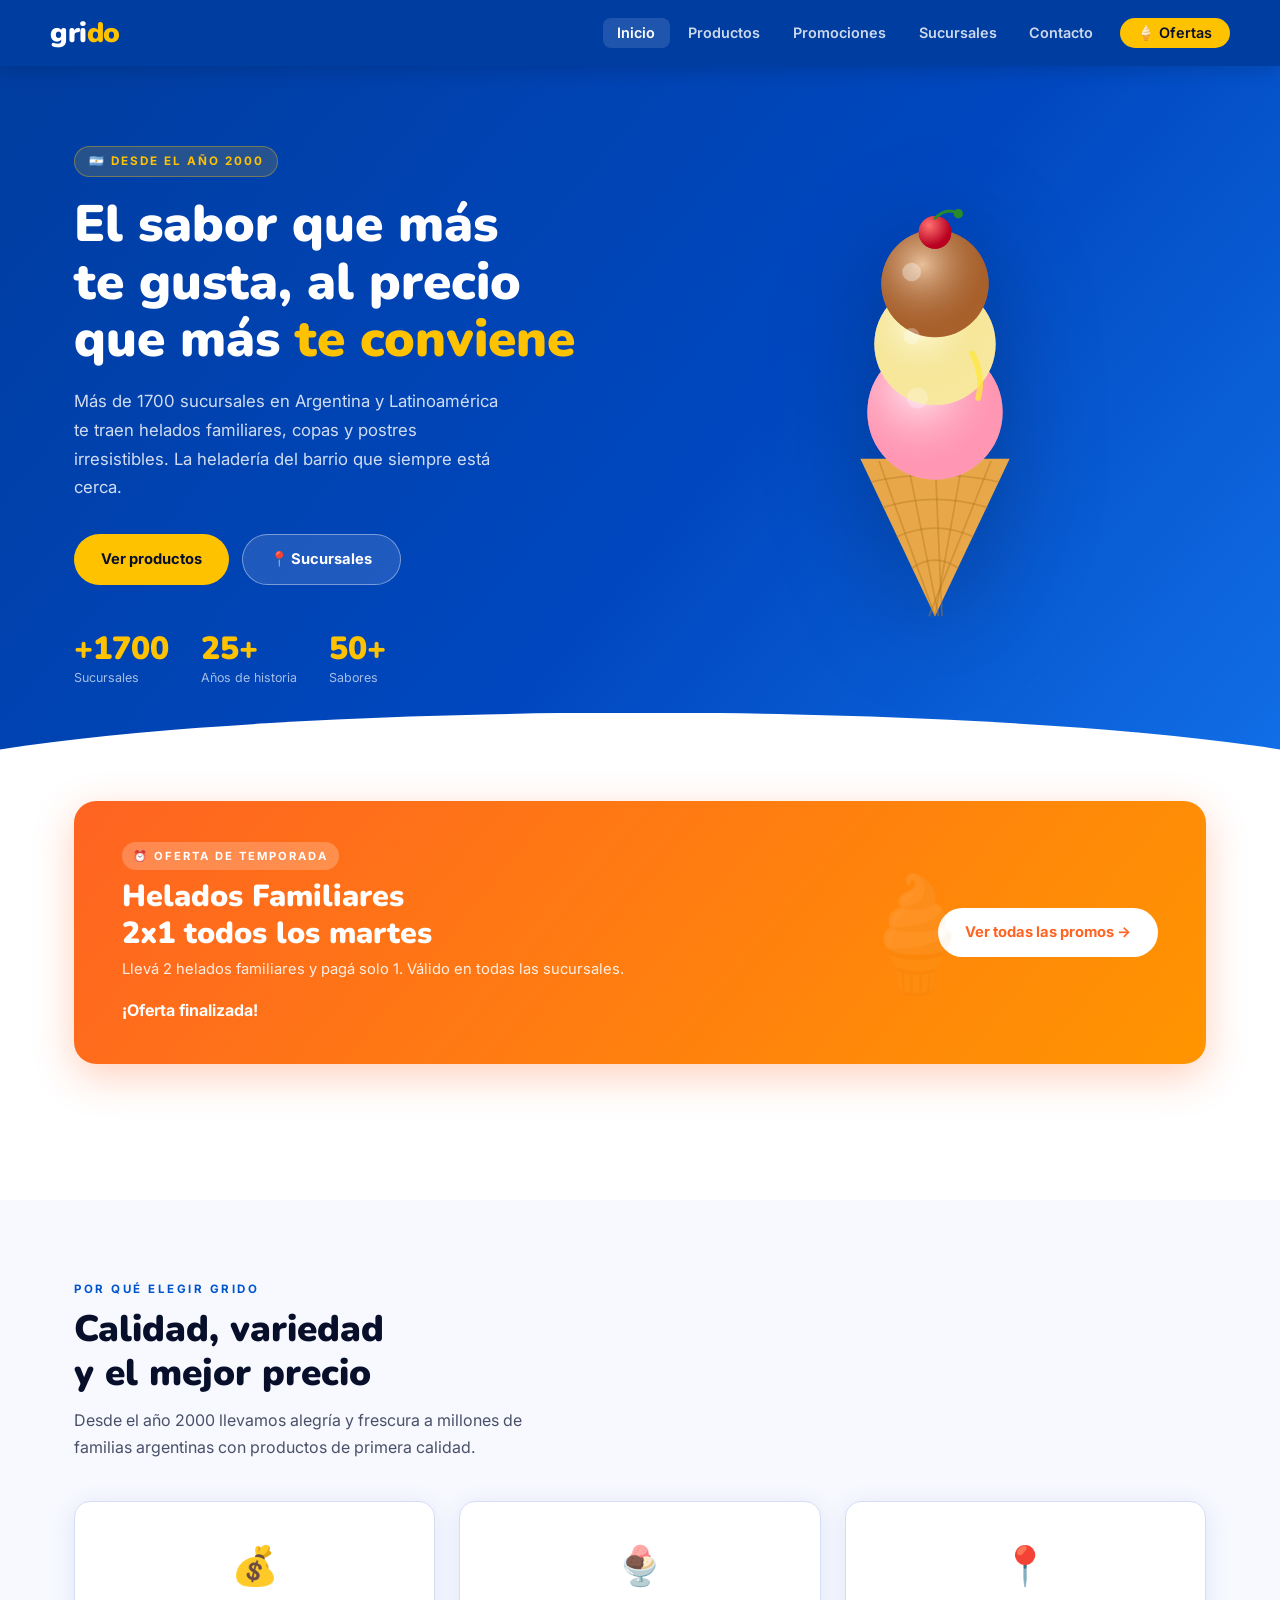
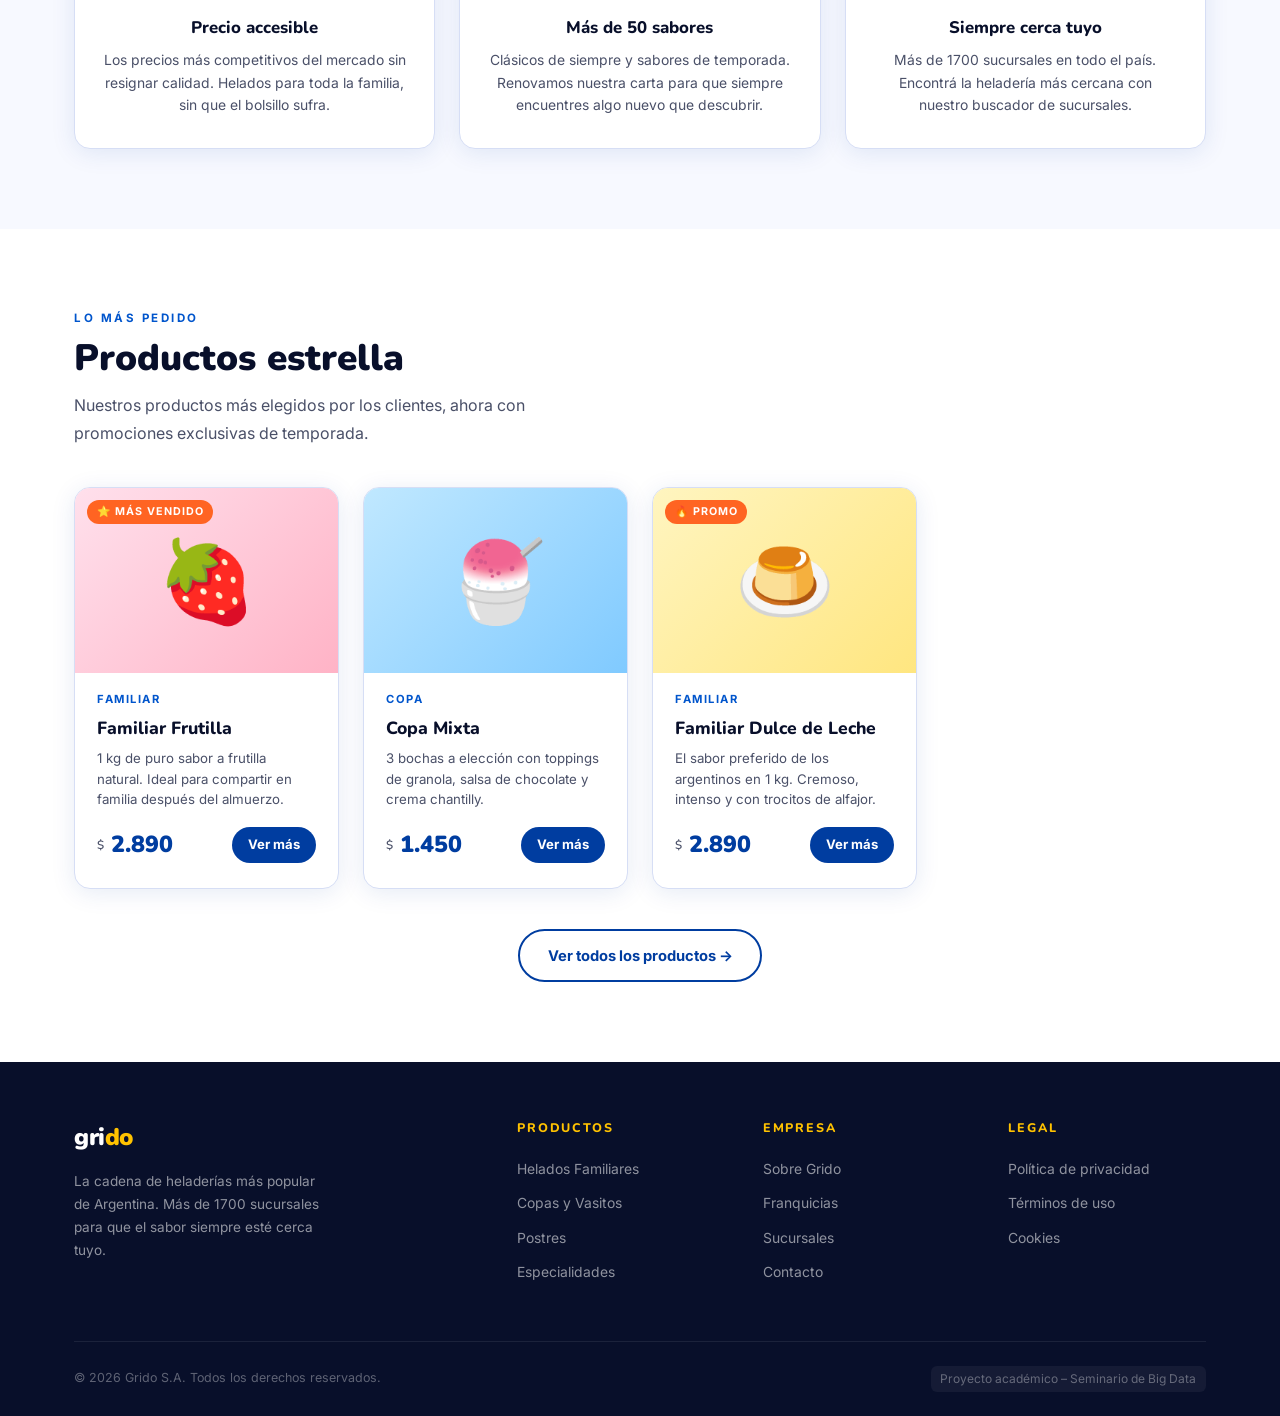
<file: index.html>
<!DOCTYPE html>
<html lang="es">
<head>
  <!-- ═══════════════════════════════════════════════════════
       SEO TÉCNICO — META TAGS
       • charset y viewport son obligatorios para móvil
       • description es el texto que muestra Google bajo el título
       • keywords ya no pesa en rankings pero documenta intención
       • robots: le indica a los crawlers que indexen esta página
  ════════════════════════════════════════════════════════════ -->
  <meta charset="UTF-8">
  <meta name="viewport" content="width=device-width, initial-scale=1.0">
  <meta name="description" content="Grido Helados – la cadena de heladerías más popular de Argentina. Helados familiares, copas, postres y sabores irresistibles al mejor precio. Encontrá tu sucursal más cercana.">
  <meta name="keywords" content="Grido, helados, heladería, helados familiares, helados Argentina, Formosa, postres, sabores de helado">
  <meta name="author" content="Grido S.A.">
  <meta name="robots" content="index, follow">

  <!-- Open Graph – mejora la vista previa en redes sociales -->
  <meta property="og:type"        content="website">
  <meta property="og:title"       content="Grido Helados | El sabor que más te gusta">
  <meta property="og:description" content="Helados familiares, copas y postres al mejor precio. Más de 1700 sucursales en toda Argentina.">
  <meta property="og:url"         content="https://www.grido.com.ar/">
  <meta property="og:locale"      content="es_AR">
  <meta property="og:site_name"   content="Grido Helados">

  <!-- Twitter Card -->
  <meta name="twitter:card"        content="summary_large_image">
  <meta name="twitter:title"       content="Grido Helados | El sabor que más te gusta">
  <meta name="twitter:description" content="Helados familiares, copas y postres al mejor precio.">

  <!-- Canonical – evita contenido duplicado -->
  <link rel="canonical" href="https://www.grido.com.ar/">

  <!-- Google Fonts – tipografía de marca -->
  <link rel="preconnect" href="https://fonts.googleapis.com">
  <link rel="preconnect" href="https://fonts.gstatic.com" crossorigin>
  <link href="https://fonts.googleapis.com/css2?family=Nunito:wght@400;600;700;800;900&family=Inter:wght@400;500;600;700&display=swap" rel="stylesheet">

  <link rel="stylesheet" href="css/styles.css">

  <!-- ═══════════════════════════════════════════════════════
       DATOS ESTRUCTURADOS (JSON-LD)
       Google usa esto para mostrar información enriquecida
       en los resultados de búsqueda (rich snippets).
  ════════════════════════════════════════════════════════════ -->
  <script type="application/ld+json">
  {
    "@context": "https://schema.org",
    "@type": "FoodEstablishment",
    "name": "Grido Helados",
    "url": "https://www.grido.com.ar",
    "logo": "https://www.grido.com.ar/img/logo.png",
    "description": "Cadena argentina de heladerías fundada en el año 2000. Más de 1700 sucursales en Argentina y Latinoamérica.",
    "servesCuisine": "Ice Cream",
    "priceRange": "$",
    "telephone": "+54-11-5000-0000",
    "address": {
      "@type": "PostalAddress",
      "addressCountry": "AR"
    },
    "sameAs": [
      "https://www.instagram.com/gridohelados",
      "https://www.facebook.com/gridohelados"
    ]
  }
  </script>

  <title>Grido Helados | El sabor que más te gusta, al precio que más te conviene</title>
</head>
<body>

  <!-- ══════════════════════════════════════════════════════
       NAVBAR — Navegación principal
       role="navigation" + aria-label = accesibilidad + SEO
  ═══════════════════════════════════════════════════════════ -->
  <header>
    <nav class="navbar" role="navigation" aria-label="Navegación principal">
      <div class="nav-inner">
        <a href="index.html" class="nav-logo" aria-label="Grido - ir al inicio">
          gri<span class="accent">do</span>
        </a>

        <ul class="nav-links" id="navLinks">
          <li><a href="index.html"       class="active">Inicio</a></li>
          <li><a href="productos.html">Productos</a></li>
          <li><a href="promociones.html">Promociones</a></li>
          <li><a href="sucursales.html">Sucursales</a></li>
          <li><a href="contacto.html">Contacto</a></li>
          <li><a href="promociones.html" class="nav-promo">🍦 Ofertas</a></li>
        </ul>

        <button class="hamburger" id="hamburger"
                aria-label="Abrir menú" aria-expanded="false"
                aria-controls="navLinks">
          <span></span><span></span><span></span>
        </button>
      </div>
    </nav>
  </header>

  <!-- ══════════════════════════════════════════════════════
       HERO — Sección principal con propuesta de valor
       h1 contiene la keyword principal: "helados"
  ═══════════════════════════════════════════════════════════ -->
  <main id="main-content">
    <section class="hero" aria-label="Sección principal">
      <div class="container">
        <div class="hero-inner">

          <!-- Texto -->
          <div class="hero-text">
            <span class="hero-tag">🇦🇷 Desde el año 2000</span>
            <h1>El sabor que más<br>te gusta, al precio<br>que más <em>te conviene</em></h1>
            <p class="hero-desc">
              Más de 1700 sucursales en Argentina y Latinoamérica te traen
              helados familiares, copas y postres irresistibles. La heladería
              del barrio que siempre está cerca.
            </p>
            <div class="hero-actions">
              <a href="productos.html" class="btn btn-primary">Ver productos</a>
              <a href="sucursales.html" class="btn btn-ghost">📍 Sucursales</a>
            </div>
            <div class="hero-stats">
              <div>
                <div class="stat-num">+1700</div>
                <div class="stat-label">Sucursales</div>
              </div>
              <div>
                <div class="stat-num">25+</div>
                <div class="stat-label">Años de historia</div>
              </div>
              <div>
                <div class="stat-num">50+</div>
                <div class="stat-label">Sabores</div>
              </div>
            </div>
          </div>

          <!-- Visual — SVG Ice Cream (elemento signature del diseño) -->
          <div class="hero-visual" aria-hidden="true">
            <svg class="hero-svg" viewBox="0 0 240 370" xmlns="http://www.w3.org/2000/svg">
              <defs>
                <radialGradient id="g-straw" cx="38%" cy="32%" r="60%">
                  <stop offset="0%"   stop-color="#FFE8F0"/>
                  <stop offset="100%" stop-color="#FF6B95" stop-opacity="0.4"/>
                </radialGradient>
                <radialGradient id="g-van" cx="38%" cy="32%" r="60%">
                  <stop offset="0%"   stop-color="#FFFDE0"/>
                  <stop offset="100%" stop-color="#E8C840" stop-opacity="0.35"/>
                </radialGradient>
                <radialGradient id="g-choc" cx="38%" cy="32%" r="60%">
                  <stop offset="0%"   stop-color="#E8C09A"/>
                  <stop offset="100%" stop-color="#7A3A14" stop-opacity="0.4"/>
                </radialGradient>
                <radialGradient id="g-cherry" cx="32%" cy="28%" r="65%">
                  <stop offset="0%"   stop-color="#FF7070"/>
                  <stop offset="100%" stop-color="#B80020"/>
                </radialGradient>
              </defs>

              <!-- Cono -->
              <polygon points="120,355 56,220 184,220" fill="#E8A84A"/>
              <!-- Cuadrícula del cono (waffle pattern) -->
              <line x1="72"  y1="222" x2="120" y2="355" stroke="#B87820" stroke-width="1.5" opacity="0.45"/>
              <line x1="96"  y1="220" x2="123" y2="355" stroke="#B87820" stroke-width="1.5" opacity="0.45"/>
              <line x1="120" y1="220" x2="126" y2="355" stroke="#B87820" stroke-width="1.5" opacity="0.45"/>
              <line x1="144" y1="220" x2="120" y2="355" stroke="#B87820" stroke-width="1.5" opacity="0.45"/>
              <line x1="168" y1="222" x2="115" y2="355" stroke="#B87820" stroke-width="1.5" opacity="0.45"/>
              <path d="M 65 240 Q 120 228 175 240" stroke="#B87820" stroke-width="1.5" fill="none" opacity="0.45"/>
              <path d="M 75 262 Q 120 248 165 262" stroke="#B87820" stroke-width="1.5" fill="none" opacity="0.45"/>
              <path d="M 87 287 Q 120 272 153 287" stroke="#B87820" stroke-width="1.5" fill="none" opacity="0.45"/>
              <path d="M 100 314 Q 120 300 140 314" stroke="#B87820" stroke-width="1.5" fill="none" opacity="0.45"/>

              <!-- Bocha fresa (abajo) -->
              <circle cx="120" cy="180" r="58" fill="#FFB3C6"/>
              <circle cx="120" cy="180" r="58" fill="url(#g-straw)"/>

              <!-- Bocha vainilla (medio) -->
              <circle cx="120" cy="122" r="52" fill="#FFF9D0"/>
              <circle cx="120" cy="122" r="52" fill="url(#g-van)"/>

              <!-- Bocha chocolate (arriba) -->
              <circle cx="120" cy="70"  r="46" fill="#C87A3A"/>
              <circle cx="120" cy="70"  r="46" fill="url(#g-choc)"/>

              <!-- Goteo de vainilla -->
              <path d="M 152 130 Q 162 150 157 168" stroke="#FFE840" stroke-width="5" fill="none"
                    stroke-linecap="round" opacity="0.8"/>

              <!-- Cereza -->
              <circle cx="120" cy="26" r="14" fill="url(#g-cherry)"/>
              <circle cx="120" cy="26" r="14" fill="url(#g-cherry)"/>
              <path d="M 120 14 Q 130 4 140 10" stroke="#2A8A2A" stroke-width="2.5"
                    fill="none" stroke-linecap="round"/>
              <circle cx="140" cy="10" r="4" fill="#2A8A2A"/>

              <!-- Destello de brillo -->
              <circle cx="100" cy="60" r="8" fill="white" opacity="0.35"/>
              <circle cx="100" cy="115" r="7" fill="white" opacity="0.3"/>
              <circle cx="105" cy="168" r="9" fill="white" opacity="0.25"/>
            </svg>
          </div>

        </div>
      </div>
    </section>

    <!-- ══════════════════════════════════════════════════════
         BANNER PUBLICITARIO — Promoción de verano
         Elemento publicitario clave con countdown dinámico
    ═══════════════════════════════════════════════════════════ -->
    <section aria-label="Promoción de verano" style="padding-top:0;">
      <div class="container">
        <article class="promo-banner" itemscope itemtype="https://schema.org/Offer">
          <div>
            <span class="promo-badge">⏰ Oferta de temporada</span>
            <h2 class="promo-title" itemprop="name">
              Helados Familiares<br>2x1 todos los martes
            </h2>
            <p class="promo-desc" itemprop="description">
              Llevá 2 helados familiares y pagá solo 1. Válido en todas las sucursales.
            </p>
            <div class="countdown" id="countdown-hero" aria-label="Tiempo restante de la oferta">
              <div class="cd-unit"><span class="cd-num" data-days="00">00</span><span class="cd-label">días</span></div>
              <div class="cd-unit"><span class="cd-num" data-hours="00">00</span><span class="cd-label">horas</span></div>
              <div class="cd-unit"><span class="cd-num" data-mins="00">00</span><span class="cd-label">mins</span></div>
              <div class="cd-unit"><span class="cd-num" data-secs="00">00</span><span class="cd-label">segs</span></div>
            </div>
          </div>
          <a href="promociones.html" class="btn btn-white">Ver todas las promos →</a>
        </article>
      </div>
    </section>

    <!-- ══════════════════════════════════════════════════════
         FEATURES — Por qué elegir Grido
         Semántica: section > article mejora el SEO on-page
    ═══════════════════════════════════════════════════════════ -->
    <section class="bg-ice" aria-label="Características de Grido">
      <div class="container">
        <span class="section-eyebrow">Por qué elegir Grido</span>
        <h2 class="section-title">Calidad, variedad<br>y el mejor precio</h2>
        <p class="section-sub">
          Desde el año 2000 llevamos alegría y frescura a millones de familias
          argentinas con productos de primera calidad.
        </p>
        <div class="features-grid">
          <article class="feature reveal">
            <span class="feature-icon">💰</span>
            <h3 class="feature-title">Precio accesible</h3>
            <p class="feature-desc">
              Los precios más competitivos del mercado sin resignar calidad.
              Helados para toda la familia, sin que el bolsillo sufra.
            </p>
          </article>
          <article class="feature reveal">
            <span class="feature-icon">🍨</span>
            <h3 class="feature-title">Más de 50 sabores</h3>
            <p class="feature-desc">
              Clásicos de siempre y sabores de temporada. Renovamos nuestra
              carta para que siempre encuentres algo nuevo que descubrir.
            </p>
          </article>
          <article class="feature reveal">
            <span class="feature-icon">📍</span>
            <h3 class="feature-title">Siempre cerca tuyo</h3>
            <p class="feature-desc">
              Más de 1700 sucursales en todo el país. Encontrá la heladería
              más cercana con nuestro buscador de sucursales.
            </p>
          </article>
        </div>
      </div>
    </section>

    <!-- ══════════════════════════════════════════════════════
         PRODUCTOS DESTACADOS
         itemscope/itemtype para rich snippets de producto
    ═══════════════════════════════════════════════════════════ -->
    <section aria-label="Productos destacados">
      <div class="container">
        <span class="section-eyebrow">Lo más pedido</span>
        <h2 class="section-title">Productos estrella</h2>
        <p class="section-sub">
          Nuestros productos más elegidos por los clientes, ahora con
          promociones exclusivas de temporada.
        </p>

        <div class="card-grid">

          <article class="card reveal" data-cat="familiar"
                   itemscope itemtype="https://schema.org/Product">
            <div class="card-thumb bg-1">
              <span role="img" aria-label="Helado familiar de frutilla">🍓</span>
              <span class="card-badge">⭐ Más vendido</span>
            </div>
            <div class="card-body">
              <p class="card-tag">Familiar</p>
              <h3 class="card-title" itemprop="name">Familiar Frutilla</h3>
              <p class="card-desc" itemprop="description">
                1 kg de puro sabor a frutilla natural. Ideal para compartir
                en familia después del almuerzo.
              </p>
              <div class="card-footer">
                <span class="card-price" itemprop="price"><sub>$</sub> 2.890</span>
                <a href="productos.html" class="btn btn-blue" style="padding:0.45rem 1rem;font-size:0.82rem;">
                  Ver más
                </a>
              </div>
            </div>
          </article>

          <article class="card reveal" data-cat="copa"
                   itemscope itemtype="https://schema.org/Product">
            <div class="card-thumb bg-4">
              <span role="img" aria-label="Copa mixta de helado">🍧</span>
            </div>
            <div class="card-body">
              <p class="card-tag">Copa</p>
              <h3 class="card-title" itemprop="name">Copa Mixta</h3>
              <p class="card-desc" itemprop="description">
                3 bochas a elección con toppings de granola, salsa de
                chocolate y crema chantilly.
              </p>
              <div class="card-footer">
                <span class="card-price"><sub>$</sub> 1.450</span>
                <a href="productos.html" class="btn btn-blue" style="padding:0.45rem 1rem;font-size:0.82rem;">
                  Ver más
                </a>
              </div>
            </div>
          </article>

          <article class="card reveal" data-cat="familiar"
                   itemscope itemtype="https://schema.org/Product">
            <div class="card-thumb bg-2">
              <span role="img" aria-label="Helado familiar de dulce de leche">🍮</span>
              <span class="card-badge">🔥 Promo</span>
            </div>
            <div class="card-body">
              <p class="card-tag">Familiar</p>
              <h3 class="card-title" itemprop="name">Familiar Dulce de Leche</h3>
              <p class="card-desc" itemprop="description">
                El sabor preferido de los argentinos en 1 kg. Cremoso,
                intenso y con trocitos de alfajor.
              </p>
              <div class="card-footer">
                <span class="card-price"><sub>$</sub> 2.890</span>
                <a href="productos.html" class="btn btn-blue" style="padding:0.45rem 1rem;font-size:0.82rem;">
                  Ver más
                </a>
              </div>
            </div>
          </article>

        </div>

        <div style="text-align:center; margin-top:2.5rem;">
          <a href="productos.html" class="btn btn-outline">Ver todos los productos →</a>
        </div>
      </div>
    </section>

  </main>

  <!-- ══════════════════════════════════════════════════════
       FOOTER — Semántico con role="contentinfo"
  ═══════════════════════════════════════════════════════════ -->
  <footer class="site-footer" role="contentinfo">
    <div class="container">
      <div class="footer-grid">
        <div class="footer-brand">
          <a href="index.html" class="nav-logo">gri<span class="accent">do</span></a>
          <p>La cadena de heladerías más popular de Argentina. Más de 1700 sucursales para que el sabor siempre esté cerca tuyo.</p>
        </div>
        <nav class="footer-col" aria-label="Productos">
          <h4>Productos</h4>
          <ul>
            <li><a href="productos.html">Helados Familiares</a></li>
            <li><a href="productos.html">Copas y Vasitos</a></li>
            <li><a href="productos.html">Postres</a></li>
            <li><a href="productos.html">Especialidades</a></li>
          </ul>
        </nav>
        <nav class="footer-col" aria-label="Empresa">
          <h4>Empresa</h4>
          <ul>
            <li><a href="#">Sobre Grido</a></li>
            <li><a href="#">Franquicias</a></li>
            <li><a href="sucursales.html">Sucursales</a></li>
            <li><a href="contacto.html">Contacto</a></li>
          </ul>
        </nav>
        <nav class="footer-col" aria-label="Legal">
          <h4>Legal</h4>
          <ul>
            <li><a href="#">Política de privacidad</a></li>
            <li><a href="#">Términos de uso</a></li>
            <li><a href="#">Cookies</a></li>
          </ul>
        </nav>
      </div>
      <div class="footer-bottom">
        <span>© 2026 Grido S.A. Todos los derechos reservados.</span>
        <span class="seo-note">Proyecto académico – Seminario de Big Data</span>
      </div>
    </div>
  </footer>

  <script src="js/main.js"></script>
</body>
</html>
</file>
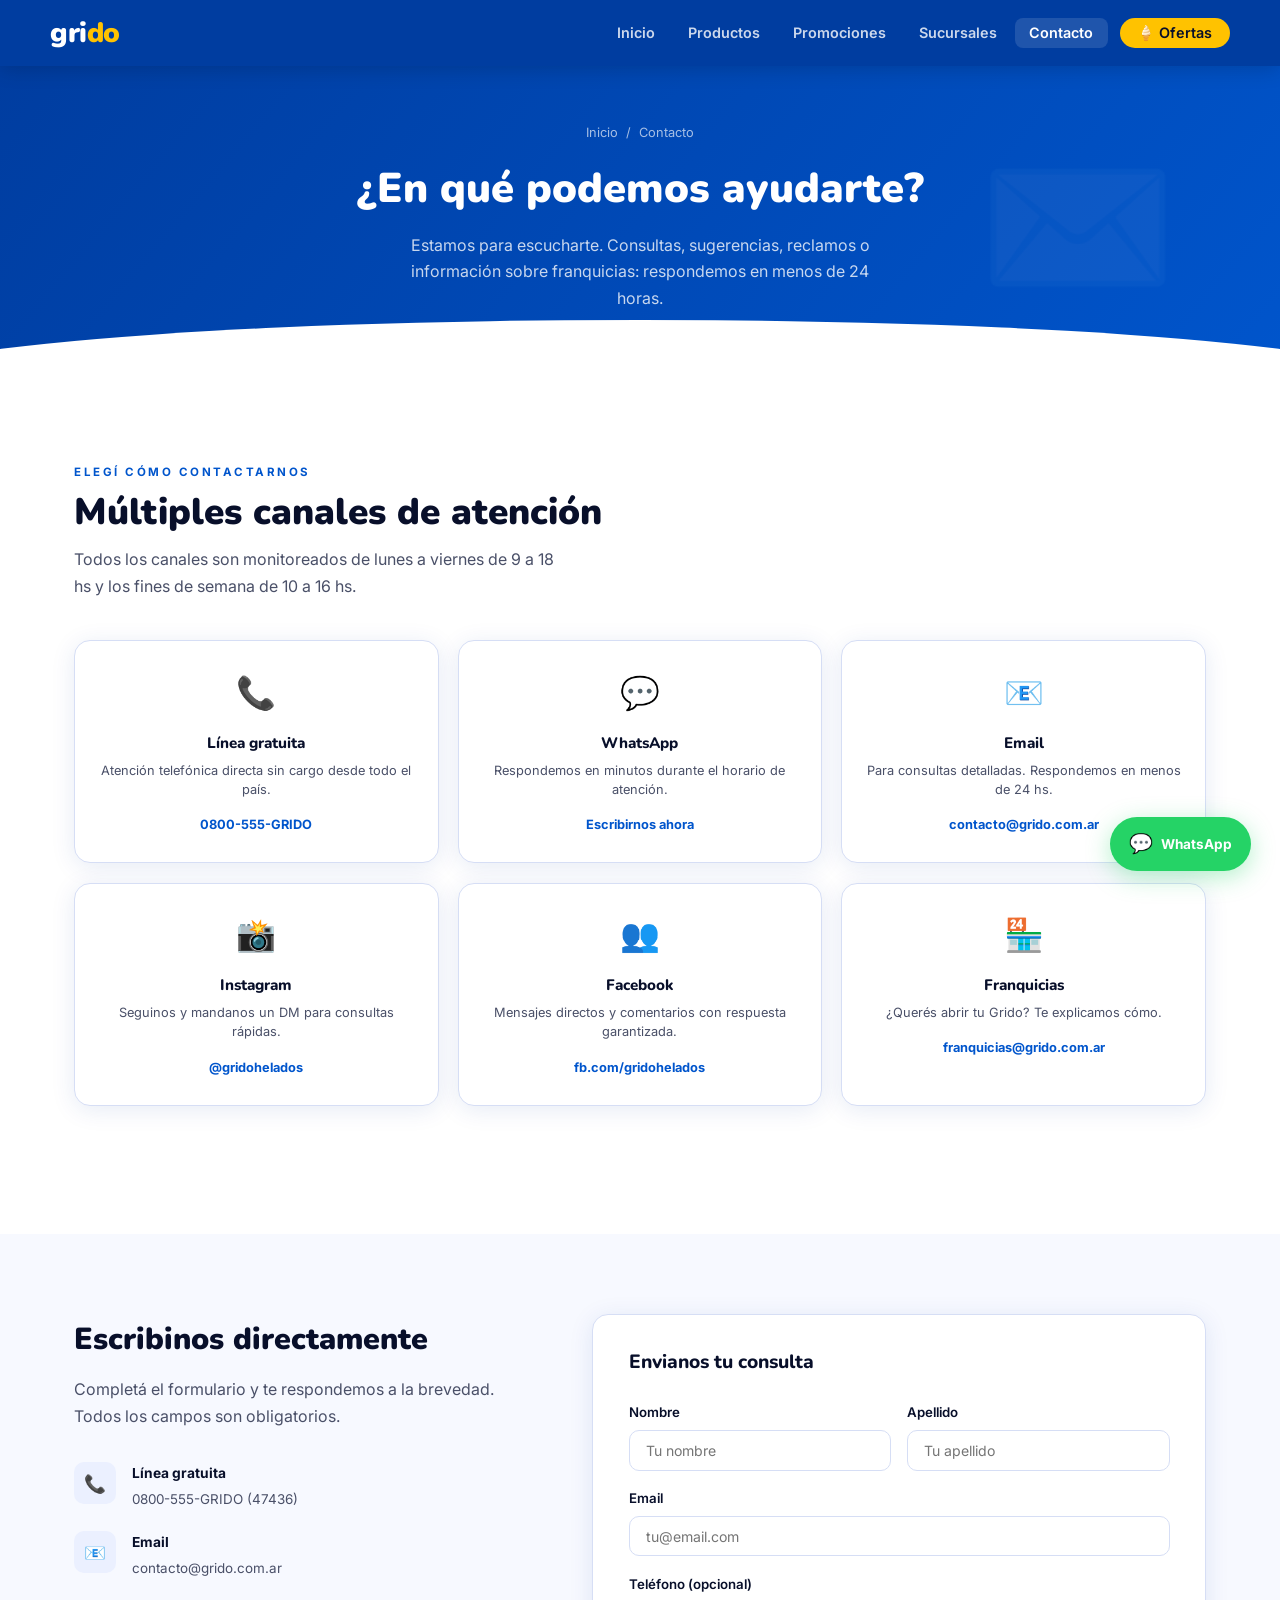
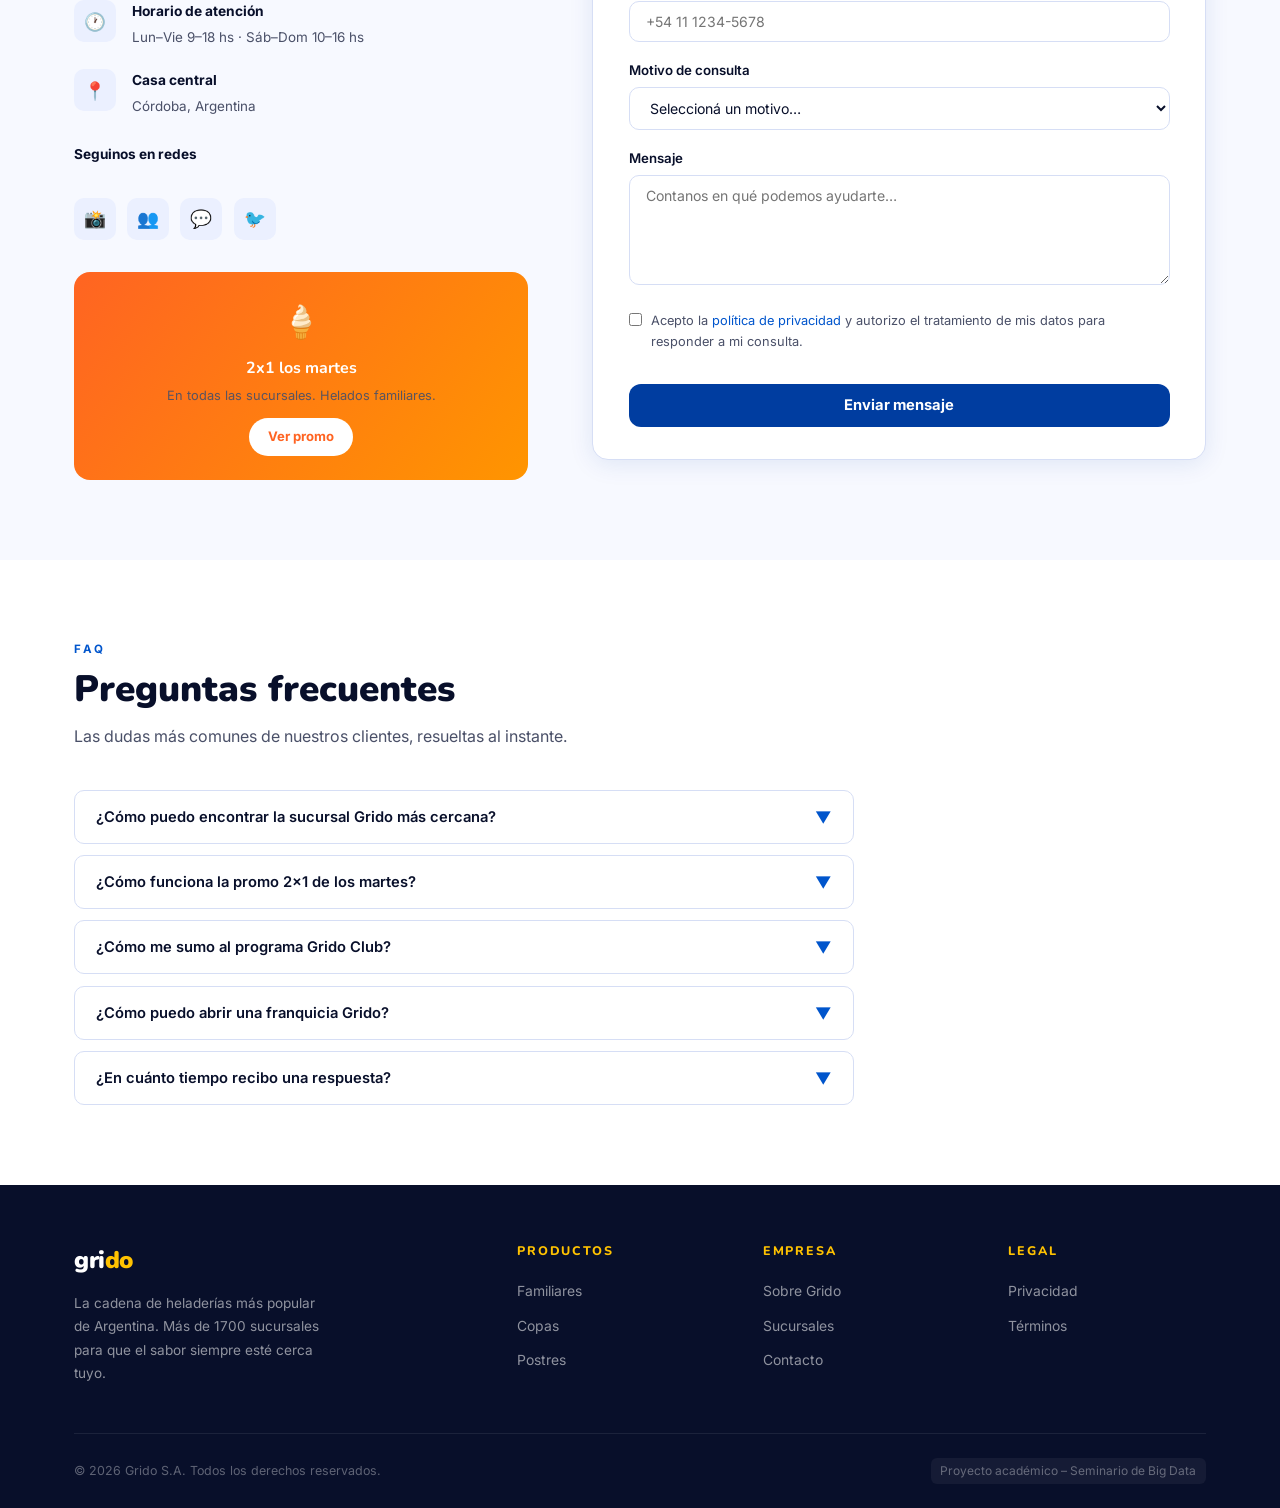
<file: contacto.html>
<!DOCTYPE html>
<html lang="es">
<head>
  <meta charset="UTF-8">
  <meta name="viewport" content="width=device-width, initial-scale=1.0">
  <meta name="description" content="Contacto Grido Helados. Envianos tu consulta, sugerencia o reclamo. También podés comunicarte por WhatsApp, email o redes sociales. Respondemos en menos de 24 horas.">
  <meta name="keywords" content="contacto Grido, atención al cliente Grido, consultas heladería, franquicia Grido, email Grido Argentina">
  <meta name="author" content="Grido S.A.">
  <meta name="robots" content="index, follow">

  <meta property="og:type"        content="website">
  <meta property="og:title"       content="Contacto | Grido Helados">
  <meta property="og:description" content="Contactá a Grido por consultas, sugerencias o franquicias. Respondemos en 24 hs.">
  <meta property="og:url"         content="https://www.grido.com.ar/contacto.html">
  <meta property="og:locale"      content="es_AR">

  <link rel="canonical" href="https://www.grido.com.ar/contacto.html">
  <link rel="preconnect" href="https://fonts.googleapis.com">
  <link rel="preconnect" href="https://fonts.gstatic.com" crossorigin>
  <link href="https://fonts.googleapis.com/css2?family=Nunito:wght@400;600;700;800;900&family=Inter:wght@400;500;600;700&display=swap" rel="stylesheet">
  <link rel="stylesheet" href="css/styles.css">

  <!-- Datos estructurados: contacto -->
  <script type="application/ld+json">
  {
    "@context": "https://schema.org",
    "@type": "ContactPage",
    "name": "Contacto – Grido Helados",
    "url": "https://www.grido.com.ar/contacto.html",
    "mainEntity": {
      "@type": "Organization",
      "name": "Grido S.A.",
      "email": "contacto@grido.com.ar",
      "telephone": "+54-800-555-4743",
      "sameAs": [
        "https://www.instagram.com/gridohelados",
        "https://www.facebook.com/gridohelados"
      ],
      "contactPoint": [
        {
          "@type": "ContactPoint",
          "contactType": "customer support",
          "telephone": "+54-800-555-4743",
          "availableLanguage": "Spanish",
          "areaServed": "AR"
        },
        {
          "@type": "ContactPoint",
          "contactType": "sales",
          "email": "franquicias@grido.com.ar",
          "availableLanguage": "Spanish"
        }
      ]
    }
  }
  </script>

  <title>Contacto | Grido Helados</title>

  <style>
    /* ── Estilos específicos de Contacto ────────────── */

    /* FAQ accordion */
    .faq-list {
      display: flex;
      flex-direction: column;
      gap: 0.7rem;
    }
    .faq-item {
      background: var(--white);
      border: 1.5px solid var(--mist);
      border-radius: var(--radius-sm);
      overflow: hidden;
      transition: border-color 0.2s;
    }
    .faq-item:hover { border-color: var(--blue-mid); }

    .faq-question {
      width: 100%;
      background: none;
      border: none;
      padding: 1rem 1.3rem;
      display: flex;
      align-items: center;
      justify-content: space-between;
      gap: 1rem;
      font-family: var(--font-body);
      font-size: 0.92rem;
      font-weight: 600;
      color: var(--navy);
      cursor: pointer;
      text-align: left;
    }
    .faq-question .arrow {
      font-size: 1rem;
      transition: transform 0.25s;
      flex-shrink: 0;
      color: var(--blue-mid);
    }
    .faq-item.open .faq-question .arrow { transform: rotate(180deg); }

    .faq-answer {
      max-height: 0;
      overflow: hidden;
      transition: max-height 0.3s ease, padding 0.3s ease;
      padding: 0 1.3rem;
      font-size: 0.86rem;
      color: var(--gray);
      line-height: 1.65;
    }
    .faq-item.open .faq-answer {
      max-height: 200px;
      padding: 0 1.3rem 1rem;
    }

    /* WhatsApp CTA flotante */
    .whatsapp-float {
      position: fixed;
      bottom: 1.8rem;
      right: 1.8rem;
      background: #25D366;
      color: white;
      border-radius: 50px;
      padding: 0.7rem 1.2rem;
      font-weight: 700;
      font-size: 0.85rem;
      display: flex;
      align-items: center;
      gap: 0.5rem;
      box-shadow: 0 6px 24px rgba(37,211,102,0.35);
      z-index: 500;
      transition: transform 0.2s, box-shadow 0.2s;
      text-decoration: none;
    }
    .whatsapp-float:hover {
      transform: translateY(-3px);
      box-shadow: 0 10px 32px rgba(37,211,102,0.4);
    }
    .whatsapp-float .wa-icon { font-size: 1.2rem; }

    /* Canales de contacto */
    .channels-grid {
      display: grid;
      grid-template-columns: repeat(3, 1fr);
      gap: 1.2rem;
      margin-bottom: 3rem;
    }
    .channel-card {
      background: var(--white);
      border: 1.5px solid var(--mist);
      border-radius: var(--radius);
      padding: 1.6rem 1.4rem;
      text-align: center;
      box-shadow: var(--shadow);
      transition: transform 0.2s, box-shadow 0.2s, border-color 0.2s;
    }
    .channel-card:hover {
      transform: translateY(-3px);
      box-shadow: var(--shadow-lg);
      border-color: var(--blue-mid);
    }
    .channel-icon {
      font-size: 2rem;
      margin-bottom: 0.7rem;
      display: block;
    }
    .channel-title {
      font-family: var(--font-display);
      font-size: 0.95rem;
      font-weight: 800;
      color: var(--navy);
      margin-bottom: 0.3rem;
    }
    .channel-desc {
      font-size: 0.8rem;
      color: var(--gray);
      line-height: 1.5;
      margin-bottom: 0.7rem;
    }
    .channel-link {
      font-size: 0.8rem;
      font-weight: 700;
      color: var(--blue-mid);
    }
    .channel-link:hover { text-decoration: underline; }

    @media (max-width: 720px) {
      .channels-grid { grid-template-columns: 1fr 1fr; }
    }
    @media (max-width: 480px) {
      .channels-grid { grid-template-columns: 1fr; }
    }
  </style>
</head>
<body>

  <!-- ══════════════════════════════ NAVBAR ══ -->
  <header>
    <nav class="navbar" role="navigation" aria-label="Navegación principal">
      <div class="nav-inner">
        <a href="index.html" class="nav-logo" aria-label="Grido - ir al inicio">
          gri<span class="accent">do</span>
        </a>
        <ul class="nav-links" id="navLinks">
          <li><a href="index.html">Inicio</a></li>
          <li><a href="productos.html">Productos</a></li>
          <li><a href="promociones.html">Promociones</a></li>
          <li><a href="sucursales.html">Sucursales</a></li>
          <li><a href="contacto.html" class="active">Contacto</a></li>
          <li><a href="promociones.html" class="nav-promo">🍦 Ofertas</a></li>
        </ul>
        <button class="hamburger" id="hamburger"
                aria-label="Abrir menú" aria-expanded="false"
                aria-controls="navLinks">
          <span></span><span></span><span></span>
        </button>
      </div>
    </nav>
  </header>

  <main id="main-content">

    <!-- PAGE HERO -->
    <section class="page-hero" aria-label="Encabezado de contacto">
      <span class="bg-icon" aria-hidden="true">✉️</span>
      <div class="container">
        <nav aria-label="Breadcrumb">
          <ol style="display:flex;gap:0.5rem;justify-content:center;font-size:0.8rem;opacity:0.65;list-style:none;margin-bottom:0.75rem;">
            <li><a href="index.html" style="color:white;">Inicio</a></li>
            <li aria-hidden="true">/</li>
            <li aria-current="page">Contacto</li>
          </ol>
        </nav>
        <h1>¿En qué podemos ayudarte?</h1>
        <p>
          Estamos para escucharte. Consultas, sugerencias, reclamos
          o información sobre franquicias: respondemos en menos de 24 horas.
        </p>
      </div>
    </section>

    <!-- CANALES DE CONTACTO -->
    <section aria-label="Canales de atención">
      <div class="container">
        <span class="section-eyebrow">Elegí cómo contactarnos</span>
        <h2 class="section-title">Múltiples canales de atención</h2>
        <p class="section-sub">
          Todos los canales son monitoreados de lunes a viernes de 9 a 18 hs
          y los fines de semana de 10 a 16 hs.
        </p>

        <div class="channels-grid">
          <div class="channel-card reveal">
            <span class="channel-icon" aria-hidden="true">📞</span>
            <h3 class="channel-title">Línea gratuita</h3>
            <p class="channel-desc">Atención telefónica directa sin cargo desde todo el país.</p>
            <a href="tel:08005554743" class="channel-link">0800-555-GRIDO</a>
          </div>
          <div class="channel-card reveal">
            <span class="channel-icon" aria-hidden="true">💬</span>
            <h3 class="channel-title">WhatsApp</h3>
            <p class="channel-desc">Respondemos en minutos durante el horario de atención.</p>
            <a href="https://wa.me/5491150000000" class="channel-link" target="_blank" rel="noopener">Escribirnos ahora</a>
          </div>
          <div class="channel-card reveal">
            <span class="channel-icon" aria-hidden="true">📧</span>
            <h3 class="channel-title">Email</h3>
            <p class="channel-desc">Para consultas detalladas. Respondemos en menos de 24 hs.</p>
            <a href="mailto:contacto@grido.com.ar" class="channel-link">contacto@grido.com.ar</a>
          </div>
          <div class="channel-card reveal">
            <span class="channel-icon" aria-hidden="true">📸</span>
            <h3 class="channel-title">Instagram</h3>
            <p class="channel-desc">Seguinos y mandanos un DM para consultas rápidas.</p>
            <a href="https://instagram.com/gridohelados" class="channel-link" target="_blank" rel="noopener">@gridohelados</a>
          </div>
          <div class="channel-card reveal">
            <span class="channel-icon" aria-hidden="true">👥</span>
            <h3 class="channel-title">Facebook</h3>
            <p class="channel-desc">Mensajes directos y comentarios con respuesta garantizada.</p>
            <a href="https://facebook.com/gridohelados" class="channel-link" target="_blank" rel="noopener">fb.com/gridohelados</a>
          </div>
          <div class="channel-card reveal">
            <span class="channel-icon" aria-hidden="true">🏪</span>
            <h3 class="channel-title">Franquicias</h3>
            <p class="channel-desc">¿Querés abrir tu Grido? Te explicamos cómo.</p>
            <a href="mailto:franquicias@grido.com.ar" class="channel-link">franquicias@grido.com.ar</a>
          </div>
        </div>
      </div>
    </section>

    <!-- FORMULARIO + INFO -->
    <section class="bg-ice" aria-label="Formulario de contacto e información">
      <div class="container">
        <div class="contact-grid">

          <!-- Info lateral -->
          <div class="contact-info reveal">
            <h2>Escribinos directamente</h2>
            <p>
              Completá el formulario y te respondemos a la brevedad.
              Todos los campos son obligatorios.
            </p>

            <div class="contact-item" itemscope itemtype="https://schema.org/ContactPoint">
              <div class="c-icon" aria-hidden="true">📞</div>
              <div class="c-text">
                <strong>Línea gratuita</strong>
                <span itemprop="telephone">0800-555-GRIDO (47436)</span>
              </div>
            </div>

            <div class="contact-item">
              <div class="c-icon" aria-hidden="true">📧</div>
              <div class="c-text">
                <strong>Email</strong>
                <span itemprop="email">contacto@grido.com.ar</span>
              </div>
            </div>

            <div class="contact-item">
              <div class="c-icon" aria-hidden="true">🕐</div>
              <div class="c-text">
                <strong>Horario de atención</strong>
                <span>Lun–Vie 9–18 hs · Sáb–Dom 10–16 hs</span>
              </div>
            </div>

            <div class="contact-item">
              <div class="c-icon" aria-hidden="true">📍</div>
              <div class="c-text">
                <strong>Casa central</strong>
                <span>Córdoba, Argentina</span>
              </div>
            </div>

            <p style="font-size:0.85rem;font-weight:700;color:var(--navy);margin-top:1.5rem;margin-bottom:0.7rem;">
              Seguinos en redes
            </p>
            <div class="social-links" aria-label="Redes sociales de Grido">
              <a href="https://instagram.com/gridohelados" class="social-btn" target="_blank"
                 rel="noopener" aria-label="Instagram de Grido">📸</a>
              <a href="https://facebook.com/gridohelados" class="social-btn" target="_blank"
                 rel="noopener" aria-label="Facebook de Grido">👥</a>
              <a href="https://wa.me/5491150000000" class="social-btn" target="_blank"
                 rel="noopener" aria-label="WhatsApp de Grido">💬</a>
              <a href="https://twitter.com/gridohelados" class="social-btn" target="_blank"
                 rel="noopener" aria-label="Twitter de Grido">🐦</a>
            </div>

            <!-- Banner publicitario lateral (Punto 13) -->
            <div style="margin-top:2rem;background:linear-gradient(130deg,var(--orange),#FF9500);
                        border-radius:var(--radius);padding:1.5rem;color:white;text-align:center;">
              <div style="font-size:2rem;margin-bottom:0.4rem;">🍦</div>
              <strong style="font-family:var(--font-display);font-size:1rem;display:block;margin-bottom:0.3rem;">
                2x1 los martes
              </strong>
              <p style="font-size:0.8rem;opacity:0.9;margin-bottom:0.8rem;line-height:1.5;">
                En todas las sucursales. Helados familiares.
              </p>
              <a href="promociones.html" class="btn btn-white" style="font-size:0.82rem;padding:0.5rem 1.2rem;">
                Ver promo
              </a>
            </div>
          </div>

          <!-- Formulario principal -->
          <div class="form-card reveal">
            <h3>Envianos tu consulta</h3>
            <form id="contactForm" novalidate aria-label="Formulario de contacto">

              <div class="form-row">
                <div class="form-group">
                  <label for="fname">Nombre</label>
                  <input type="text" id="fname" name="fname"
                         placeholder="Tu nombre" required autocomplete="given-name"
                         aria-required="true">
                </div>
                <div class="form-group">
                  <label for="lname">Apellido</label>
                  <input type="text" id="lname" name="lname"
                         placeholder="Tu apellido" required autocomplete="family-name"
                         aria-required="true">
                </div>
              </div>

              <div class="form-group">
                <label for="email">Email</label>
                <input type="email" id="email" name="email"
                       placeholder="tu@email.com" required autocomplete="email"
                       aria-required="true">
              </div>

              <div class="form-group">
                <label for="phone">Teléfono (opcional)</label>
                <input type="tel" id="phone" name="phone"
                       placeholder="+54 11 1234-5678" autocomplete="tel">
              </div>

              <div class="form-group">
                <label for="subject">Motivo de consulta</label>
                <select id="subject" name="subject" required aria-required="true">
                  <option value="" disabled selected>Seleccioná un motivo…</option>
                  <option value="consulta">Consulta general</option>
                  <option value="promo">Información sobre promociones</option>
                  <option value="reclamo">Reclamo o sugerencia</option>
                  <option value="franquicia">Franquicias</option>
                  <option value="prensa">Prensa y medios</option>
                  <option value="otro">Otro</option>
                </select>
              </div>

              <div class="form-group">
                <label for="message">Mensaje</label>
                <textarea id="message" name="message"
                          placeholder="Contanos en qué podemos ayudarte…"
                          required aria-required="true"></textarea>
              </div>

              <!-- Consentimiento de datos (GDPR/privacidad) -->
              <div class="form-group" style="display:flex;align-items:flex-start;gap:0.6rem;">
                <input type="checkbox" id="privacy" name="privacy" required
                       style="width:auto;margin-top:3px;flex-shrink:0;"
                       aria-required="true">
                <label for="privacy" style="font-size:0.8rem;color:var(--gray);font-weight:400;cursor:pointer;">
                  Acepto la
                  <a href="#" style="color:var(--blue-mid);">política de privacidad</a>
                  y autorizo el tratamiento de mis datos para responder a mi consulta.
                </label>
              </div>

              <button type="submit" class="btn btn-blue btn-full" style="margin-top:0.5rem;">
                Enviar mensaje
              </button>

              <div id="success-msg" role="alert" aria-live="polite">
                ✅ ¡Mensaje enviado! Te respondemos en menos de 24 horas.
              </div>
            </form>
          </div>

        </div>
      </div>
    </section>

    <!-- FAQ -->
    <section aria-label="Preguntas frecuentes">
      <div class="container">
        <span class="section-eyebrow">FAQ</span>
        <h2 class="section-title">Preguntas frecuentes</h2>
        <p class="section-sub">
          Las dudas más comunes de nuestros clientes, resueltas al instante.
        </p>

        <div class="faq-list" style="max-width:780px;">

          <div class="faq-item reveal">
            <button class="faq-question" aria-expanded="false">
              ¿Cómo puedo encontrar la sucursal Grido más cercana?
              <span class="arrow" aria-hidden="true">▼</span>
            </button>
            <div class="faq-answer">
              Visitá la sección <a href="sucursales.html" style="color:var(--blue-mid);font-weight:600;">Sucursales</a>
              de nuestra web, ingresá tu ciudad o barrio y el buscador te mostrará las
              heladerías disponibles con su dirección y horario.
            </div>
          </div>

          <div class="faq-item reveal">
            <button class="faq-question" aria-expanded="false">
              ¿Cómo funciona la promo 2x1 de los martes?
              <span class="arrow" aria-hidden="true">▼</span>
            </button>
            <div class="faq-answer">
              Todos los martes, al comprar dos helados familiares de cualquier sabor, solo
              abonás el precio de uno. No necesitás cupón ni registración previa. Válida en
              todas las sucursales adheridas al programa. Consultá disponibilidad en tu local.
            </div>
          </div>

          <div class="faq-item reveal">
            <button class="faq-question" aria-expanded="false">
              ¿Cómo me sumo al programa Grido Club?
              <span class="arrow" aria-hidden="true">▼</span>
            </button>
            <div class="faq-answer">
              Completá el formulario de esta página seleccionando "Consulta general" y mencionando
              que querés registrarte en Grido Club. Un representante te enviará los pasos a seguir
              en menos de 24 horas.
            </div>
          </div>

          <div class="faq-item reveal">
            <button class="faq-question" aria-expanded="false">
              ¿Cómo puedo abrir una franquicia Grido?
              <span class="arrow" aria-hidden="true">▼</span>
            </button>
            <div class="faq-answer">
              Escribinos a <strong>franquicias@grido.com.ar</strong> o usá el formulario
              seleccionando "Franquicias". Nuestro equipo te enviará el kit informativo con
              requisitos de inversión, rentabilidad estimada y el proceso de habilitación.
            </div>
          </div>

          <div class="faq-item reveal">
            <button class="faq-question" aria-expanded="false">
              ¿En cuánto tiempo recibo una respuesta?
              <span class="arrow" aria-hidden="true">▼</span>
            </button>
            <div class="faq-answer">
              Respondemos todos los mensajes en un plazo máximo de 24 horas hábiles.
              Para urgencias, utilizá nuestra línea gratuita 0800-555-GRIDO o el WhatsApp,
              donde el tiempo de respuesta es de pocos minutos durante el horario de atención.
            </div>
          </div>

        </div>
      </div>
    </section>

  </main>

  <!-- WhatsApp flotante (elemento publicitario — Punto 13) -->
  <a href="https://wa.me/5491150000000"
     class="whatsapp-float"
     target="_blank"
     rel="noopener"
     aria-label="Contactar por WhatsApp">
    <span class="wa-icon" aria-hidden="true">💬</span>
    WhatsApp
  </a>

  <!-- ══════════════════════════════ FOOTER ══ -->
  <footer class="site-footer" role="contentinfo">
    <div class="container">
      <div class="footer-grid">
        <div class="footer-brand">
          <a href="index.html" class="nav-logo">gri<span class="accent">do</span></a>
          <p>La cadena de heladerías más popular de Argentina. Más de 1700 sucursales para que el sabor siempre esté cerca tuyo.</p>
        </div>
        <nav class="footer-col" aria-label="Productos">
          <h4>Productos</h4>
          <ul>
            <li><a href="productos.html">Familiares</a></li>
            <li><a href="productos.html">Copas</a></li>
            <li><a href="productos.html">Postres</a></li>
          </ul>
        </nav>
        <nav class="footer-col" aria-label="Empresa">
          <h4>Empresa</h4>
          <ul>
            <li><a href="#">Sobre Grido</a></li>
            <li><a href="sucursales.html">Sucursales</a></li>
            <li><a href="contacto.html">Contacto</a></li>
          </ul>
        </nav>
        <nav class="footer-col" aria-label="Legal">
          <h4>Legal</h4>
          <ul>
            <li><a href="#">Privacidad</a></li>
            <li><a href="#">Términos</a></li>
          </ul>
        </nav>
      </div>
      <div class="footer-bottom">
        <span>© 2026 Grido S.A. Todos los derechos reservados.</span>
        <span class="seo-note">Proyecto académico – Seminario de Big Data</span>
      </div>
    </div>
  </footer>

  <script src="js/main.js"></script>
  <script>
    /* ── FAQ Accordion ───────────────────────────────── */
    document.querySelectorAll('.faq-question').forEach(btn => {
      btn.addEventListener('click', () => {
        const item = btn.closest('.faq-item');
        const isOpen = item.classList.contains('open');

        // Cerrar todos
        document.querySelectorAll('.faq-item').forEach(i => {
          i.classList.remove('open');
          i.querySelector('.faq-question').setAttribute('aria-expanded', 'false');
        });

        // Abrir el clickeado si estaba cerrado
        if (!isOpen) {
          item.classList.add('open');
          btn.setAttribute('aria-expanded', 'true');
        }
      });
    });
  </script>
</body>
</html>
</file>
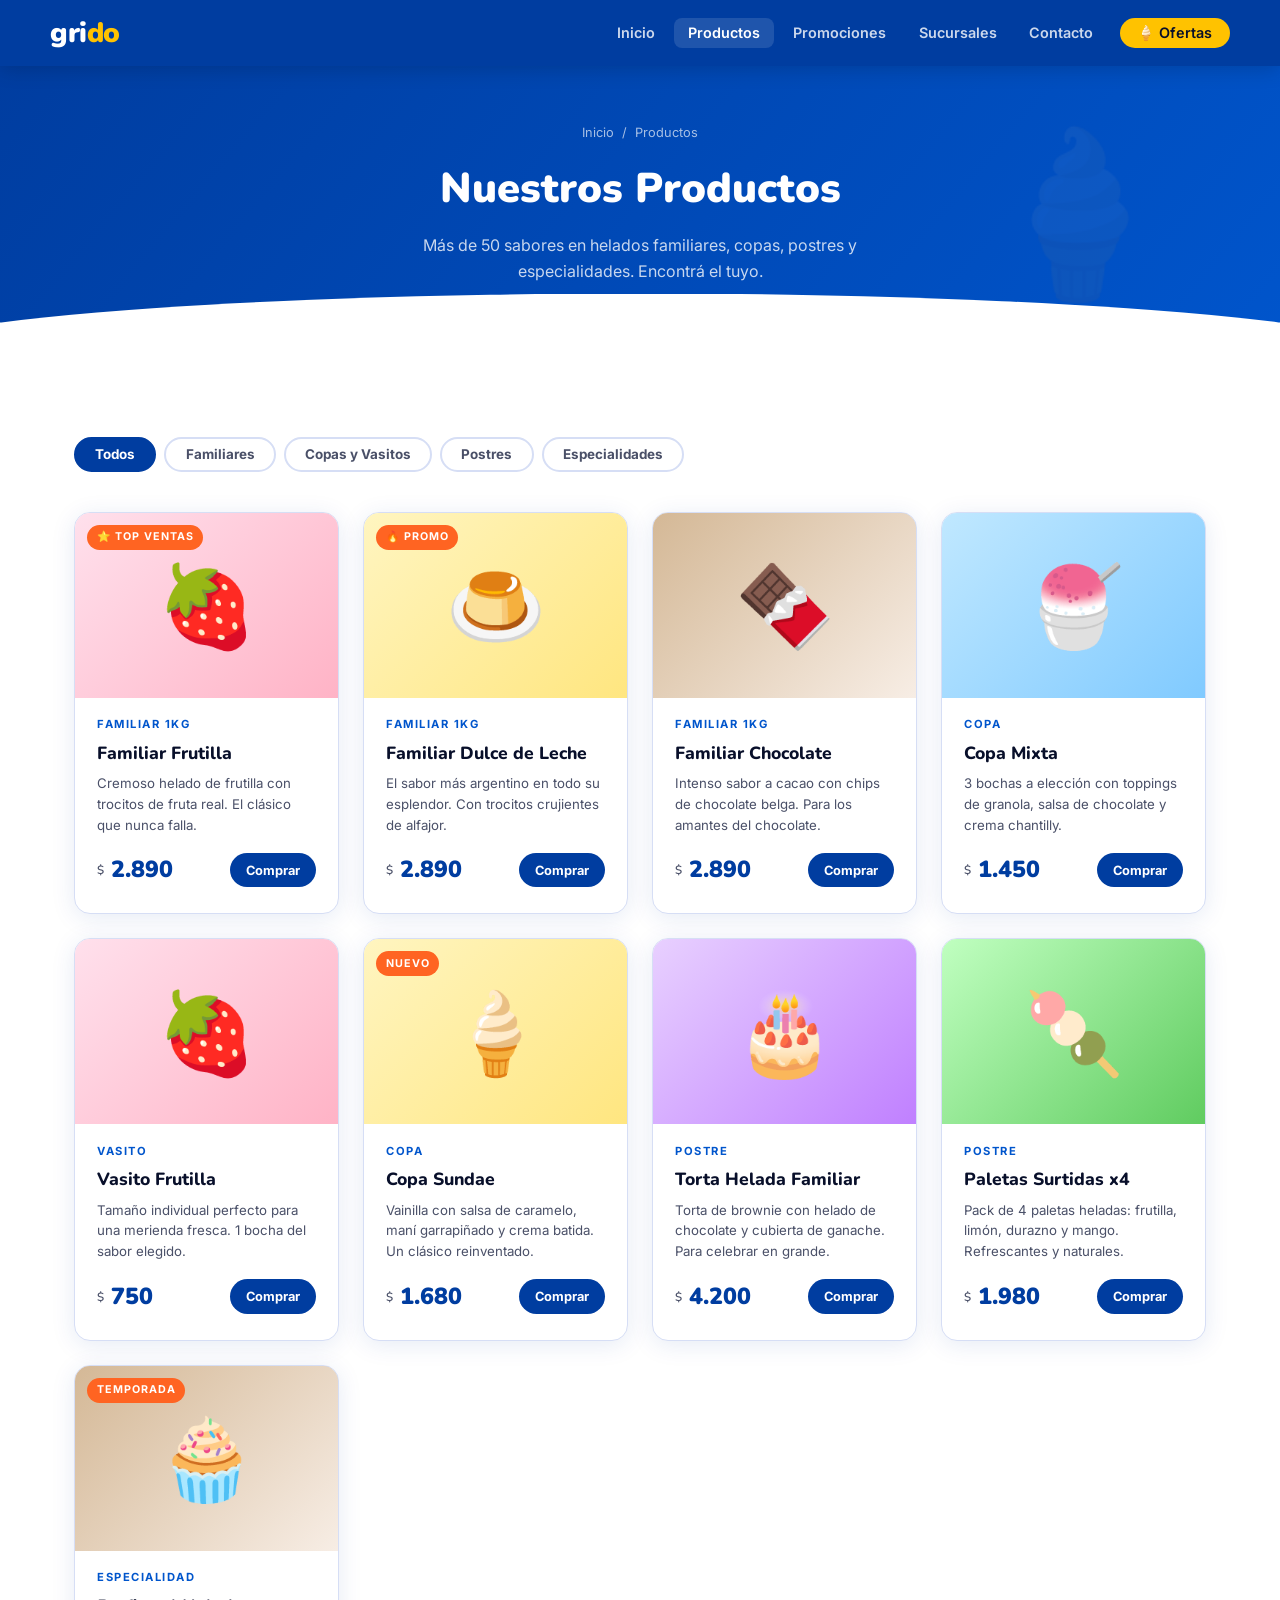
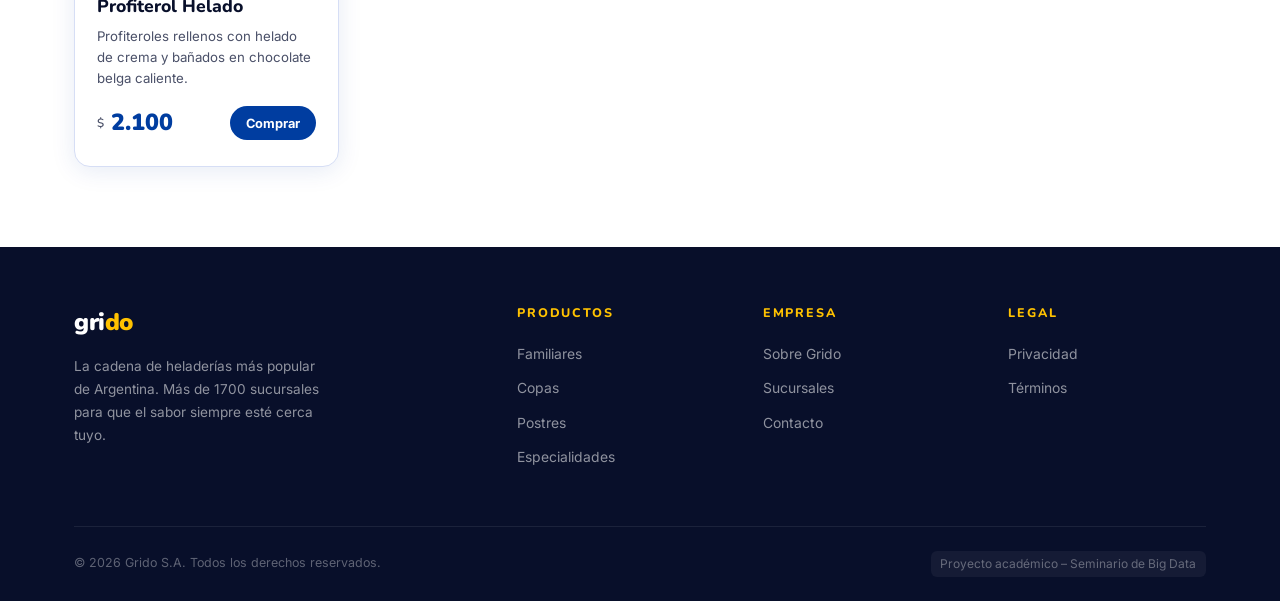
<file: productos.html>
<!DOCTYPE html>
<html lang="es">
<head>
  <meta charset="UTF-8">
  <meta name="viewport" content="width=device-width, initial-scale=1.0">
  <meta name="description" content="Catálogo completo de productos Grido. Helados familiares, copas, postres y especialidades a los mejores precios. Más de 50 sabores para elegir.">
  <meta name="keywords" content="productos Grido, helados familiares, copas helado, postres, precios helados Argentina">
  <meta name="author" content="Grido S.A.">
  <meta name="robots" content="index, follow">
  <meta property="og:type"        content="website">
  <meta property="og:title"       content="Productos | Grido Helados">
  <meta property="og:description" content="Más de 50 sabores en helados familiares, copas y postres al mejor precio.">
  <meta property="og:url"         content="https://www.grido.com.ar/productos.html">
  <link rel="canonical" href="https://www.grido.com.ar/productos.html">
  <link rel="preconnect" href="https://fonts.googleapis.com">
  <link rel="preconnect" href="https://fonts.gstatic.com" crossorigin>
  <link href="https://fonts.googleapis.com/css2?family=Nunito:wght@400;600;700;800;900&family=Inter:wght@400;500;600;700&display=swap" rel="stylesheet">
  <link rel="stylesheet" href="css/styles.css">

  <!-- Datos estructurados: lista de productos -->
  <script type="application/ld+json">
  {
    "@context": "https://schema.org",
    "@type": "ItemList",
    "name": "Productos Grido Helados",
    "description": "Catálogo de helados familiares, copas, postres y especialidades",
    "url": "https://www.grido.com.ar/productos.html",
    "itemListElement": [
      { "@type": "ListItem", "position": 1, "name": "Familiar Frutilla" },
      { "@type": "ListItem", "position": 2, "name": "Familiar Dulce de Leche" },
      { "@type": "ListItem", "position": 3, "name": "Copa Mixta" },
      { "@type": "ListItem", "position": 4, "name": "Vasito de Chocolate" }
    ]
  }
  </script>

  <title>Productos | Grido Helados</title>
</head>
<body>

  <header>
    <nav class="navbar" role="navigation" aria-label="Navegación principal">
      <div class="nav-inner">
        <a href="index.html" class="nav-logo">gri<span class="accent">do</span></a>
        <ul class="nav-links" id="navLinks">
          <li><a href="index.html">Inicio</a></li>
          <li><a href="productos.html" class="active">Productos</a></li>
          <li><a href="promociones.html">Promociones</a></li>
          <li><a href="sucursales.html">Sucursales</a></li>
          <li><a href="contacto.html">Contacto</a></li>
          <li><a href="promociones.html" class="nav-promo">🍦 Ofertas</a></li>
        </ul>
        <button class="hamburger" id="hamburger" aria-label="Abrir menú" aria-expanded="false">
          <span></span><span></span><span></span>
        </button>
      </div>
    </nav>
  </header>

  <main id="main-content">

    <!-- Page hero -->
    <section class="page-hero" aria-label="Encabezado de productos">
      <span class="bg-icon" aria-hidden="true">🍦</span>
      <div class="container">
        <nav aria-label="Breadcrumb">
          <ol style="display:flex;gap:0.5rem;justify-content:center;font-size:0.8rem;opacity:0.65;list-style:none;margin-bottom:0.75rem;">
            <li><a href="index.html" style="color:white;">Inicio</a></li>
            <li aria-hidden="true">/</li>
            <li aria-current="page">Productos</li>
          </ol>
        </nav>
        <h1>Nuestros Productos</h1>
        <p>Más de 50 sabores en helados familiares, copas, postres y especialidades. Encontrá el tuyo.</p>
      </div>
    </section>

    <!-- Catálogo -->
    <section aria-label="Catálogo de productos">
      <div class="container">

        <!-- Filtros de categoría -->
        <div class="filter-bar" role="tablist" aria-label="Filtrar productos por categoría">
          <button class="tab-btn active" data-filter="all"      role="tab" aria-selected="true">Todos</button>
          <button class="tab-btn"        data-filter="familiar"  role="tab" aria-selected="false">Familiares</button>
          <button class="tab-btn"        data-filter="copa"      role="tab" aria-selected="false">Copas y Vasitos</button>
          <button class="tab-btn"        data-filter="postre"    role="tab" aria-selected="false">Postres</button>
          <button class="tab-btn"        data-filter="especial"  role="tab" aria-selected="false">Especialidades</button>
        </div>

        <div class="card-grid">

          <!-- FAMILIARES -->
          <article class="card reveal" data-cat="familiar"
                   itemscope itemtype="https://schema.org/Product">
            <div class="card-thumb bg-1">
              <span role="img" aria-label="Helado de frutilla">🍓</span>
              <span class="card-badge">⭐ Top ventas</span>
            </div>
            <div class="card-body">
              <p class="card-tag">Familiar 1kg</p>
              <h2 class="card-title" itemprop="name">Familiar Frutilla</h2>
              <p class="card-desc" itemprop="description">
                Cremoso helado de frutilla con trocitos de fruta real. El clásico que nunca falla.
              </p>
              <div class="card-footer">
                <span class="card-price" itemprop="price" content="2890">
                  <sub>$</sub> 2.890
                </span>
                <meta itemprop="priceCurrency" content="ARS">
                <a href="promociones.html" class="btn btn-blue" style="padding:0.42rem 1rem;font-size:0.8rem;">Comprar</a>
              </div>
            </div>
          </article>

          <article class="card reveal" data-cat="familiar"
                   itemscope itemtype="https://schema.org/Product">
            <div class="card-thumb bg-2">
              <span role="img" aria-label="Helado de dulce de leche">🍮</span>
              <span class="card-badge">🔥 Promo</span>
            </div>
            <div class="card-body">
              <p class="card-tag">Familiar 1kg</p>
              <h2 class="card-title" itemprop="name">Familiar Dulce de Leche</h2>
              <p class="card-desc" itemprop="description">
                El sabor más argentino en todo su esplendor. Con trocitos crujientes de alfajor.
              </p>
              <div class="card-footer">
                <span class="card-price"><sub>$</sub> 2.890</span>
                <a href="promociones.html" class="btn btn-blue" style="padding:0.42rem 1rem;font-size:0.8rem;">Comprar</a>
              </div>
            </div>
          </article>

          <article class="card reveal" data-cat="familiar"
                   itemscope itemtype="https://schema.org/Product">
            <div class="card-thumb bg-3">
              <span role="img" aria-label="Helado de chocolate">🍫</span>
            </div>
            <div class="card-body">
              <p class="card-tag">Familiar 1kg</p>
              <h2 class="card-title" itemprop="name">Familiar Chocolate</h2>
              <p class="card-desc" itemprop="description">
                Intenso sabor a cacao con chips de chocolate belga. Para los amantes del chocolate.
              </p>
              <div class="card-footer">
                <span class="card-price"><sub>$</sub> 2.890</span>
                <a href="promociones.html" class="btn btn-blue" style="padding:0.42rem 1rem;font-size:0.8rem;">Comprar</a>
              </div>
            </div>
          </article>

          <!-- COPAS -->
          <article class="card reveal" data-cat="copa"
                   itemscope itemtype="https://schema.org/Product">
            <div class="card-thumb bg-4">
              <span role="img" aria-label="Copa mixta">🍧</span>
            </div>
            <div class="card-body">
              <p class="card-tag">Copa</p>
              <h2 class="card-title" itemprop="name">Copa Mixta</h2>
              <p class="card-desc" itemprop="description">
                3 bochas a elección con toppings de granola, salsa de chocolate y crema chantilly.
              </p>
              <div class="card-footer">
                <span class="card-price"><sub>$</sub> 1.450</span>
                <a href="promociones.html" class="btn btn-blue" style="padding:0.42rem 1rem;font-size:0.8rem;">Comprar</a>
              </div>
            </div>
          </article>

          <article class="card reveal" data-cat="copa"
                   itemscope itemtype="https://schema.org/Product">
            <div class="card-thumb bg-1">
              <span role="img" aria-label="Vasito de frutilla">🍓</span>
            </div>
            <div class="card-body">
              <p class="card-tag">Vasito</p>
              <h2 class="card-title" itemprop="name">Vasito Frutilla</h2>
              <p class="card-desc" itemprop="description">
                Tamaño individual perfecto para una merienda fresca. 1 bocha del sabor elegido.
              </p>
              <div class="card-footer">
                <span class="card-price"><sub>$</sub> 750</span>
                <a href="promociones.html" class="btn btn-blue" style="padding:0.42rem 1rem;font-size:0.8rem;">Comprar</a>
              </div>
            </div>
          </article>

          <article class="card reveal" data-cat="copa"
                   itemscope itemtype="https://schema.org/Product">
            <div class="card-thumb bg-2">
              <span role="img" aria-label="Vasito de vainilla">🍦</span>
              <span class="card-badge">Nuevo</span>
            </div>
            <div class="card-body">
              <p class="card-tag">Copa</p>
              <h2 class="card-title" itemprop="name">Copa Sundae</h2>
              <p class="card-desc" itemprop="description">
                Vainilla con salsa de caramelo, maní garrapiñado y crema batida. Un clásico reinventado.
              </p>
              <div class="card-footer">
                <span class="card-price"><sub>$</sub> 1.680</span>
                <a href="promociones.html" class="btn btn-blue" style="padding:0.42rem 1rem;font-size:0.8rem;">Comprar</a>
              </div>
            </div>
          </article>

          <!-- POSTRES -->
          <article class="card reveal" data-cat="postre"
                   itemscope itemtype="https://schema.org/Product">
            <div class="card-thumb bg-6">
              <span role="img" aria-label="Torta helada">🎂</span>
            </div>
            <div class="card-body">
              <p class="card-tag">Postre</p>
              <h2 class="card-title" itemprop="name">Torta Helada Familiar</h2>
              <p class="card-desc" itemprop="description">
                Torta de brownie con helado de chocolate y cubierta de ganache. Para celebrar en grande.
              </p>
              <div class="card-footer">
                <span class="card-price"><sub>$</sub> 4.200</span>
                <a href="promociones.html" class="btn btn-blue" style="padding:0.42rem 1rem;font-size:0.8rem;">Comprar</a>
              </div>
            </div>
          </article>

          <article class="card reveal" data-cat="postre"
                   itemscope itemtype="https://schema.org/Product">
            <div class="card-thumb bg-5">
              <span role="img" aria-label="Paleta helada">🍡</span>
            </div>
            <div class="card-body">
              <p class="card-tag">Postre</p>
              <h2 class="card-title" itemprop="name">Paletas Surtidas x4</h2>
              <p class="card-desc" itemprop="description">
                Pack de 4 paletas heladas: frutilla, limón, durazno y mango. Refrescantes y naturales.
              </p>
              <div class="card-footer">
                <span class="card-price"><sub>$</sub> 1.980</span>
                <a href="promociones.html" class="btn btn-blue" style="padding:0.42rem 1rem;font-size:0.8rem;">Comprar</a>
              </div>
            </div>
          </article>

          <!-- ESPECIALIDADES -->
          <article class="card reveal" data-cat="especial"
                   itemscope itemtype="https://schema.org/Product">
            <div class="card-thumb bg-3">
              <span role="img" aria-label="Helado artesanal especial">🧁</span>
              <span class="card-badge">Temporada</span>
            </div>
            <div class="card-body">
              <p class="card-tag">Especialidad</p>
              <h2 class="card-title" itemprop="name">Profiterol Helado</h2>
              <p class="card-desc" itemprop="description">
                Profiteroles rellenos con helado de crema y bañados en chocolate belga caliente.
              </p>
              <div class="card-footer">
                <span class="card-price"><sub>$</sub> 2.100</span>
                <a href="promociones.html" class="btn btn-blue" style="padding:0.42rem 1rem;font-size:0.8rem;">Comprar</a>
              </div>
            </div>
          </article>

        </div>
      </div>
    </section>

  </main>

  <footer class="site-footer" role="contentinfo">
    <div class="container">
      <div class="footer-grid">
        <div class="footer-brand">
          <a href="index.html" class="nav-logo">gri<span class="accent">do</span></a>
          <p>La cadena de heladerías más popular de Argentina. Más de 1700 sucursales para que el sabor siempre esté cerca tuyo.</p>
        </div>
        <nav class="footer-col"><h4>Productos</h4><ul>
          <li><a href="productos.html">Familiares</a></li>
          <li><a href="productos.html">Copas</a></li>
          <li><a href="productos.html">Postres</a></li>
          <li><a href="productos.html">Especialidades</a></li>
        </ul></nav>
        <nav class="footer-col"><h4>Empresa</h4><ul>
          <li><a href="#">Sobre Grido</a></li>
          <li><a href="sucursales.html">Sucursales</a></li>
          <li><a href="contacto.html">Contacto</a></li>
        </ul></nav>
        <nav class="footer-col"><h4>Legal</h4><ul>
          <li><a href="#">Privacidad</a></li>
          <li><a href="#">Términos</a></li>
        </ul></nav>
      </div>
      <div class="footer-bottom">
        <span>© 2026 Grido S.A. Todos los derechos reservados.</span>
        <span class="seo-note">Proyecto académico – Seminario de Big Data</span>
      </div>
    </div>
  </footer>

  <script src="js/main.js"></script>
</body>
</html>
</file>
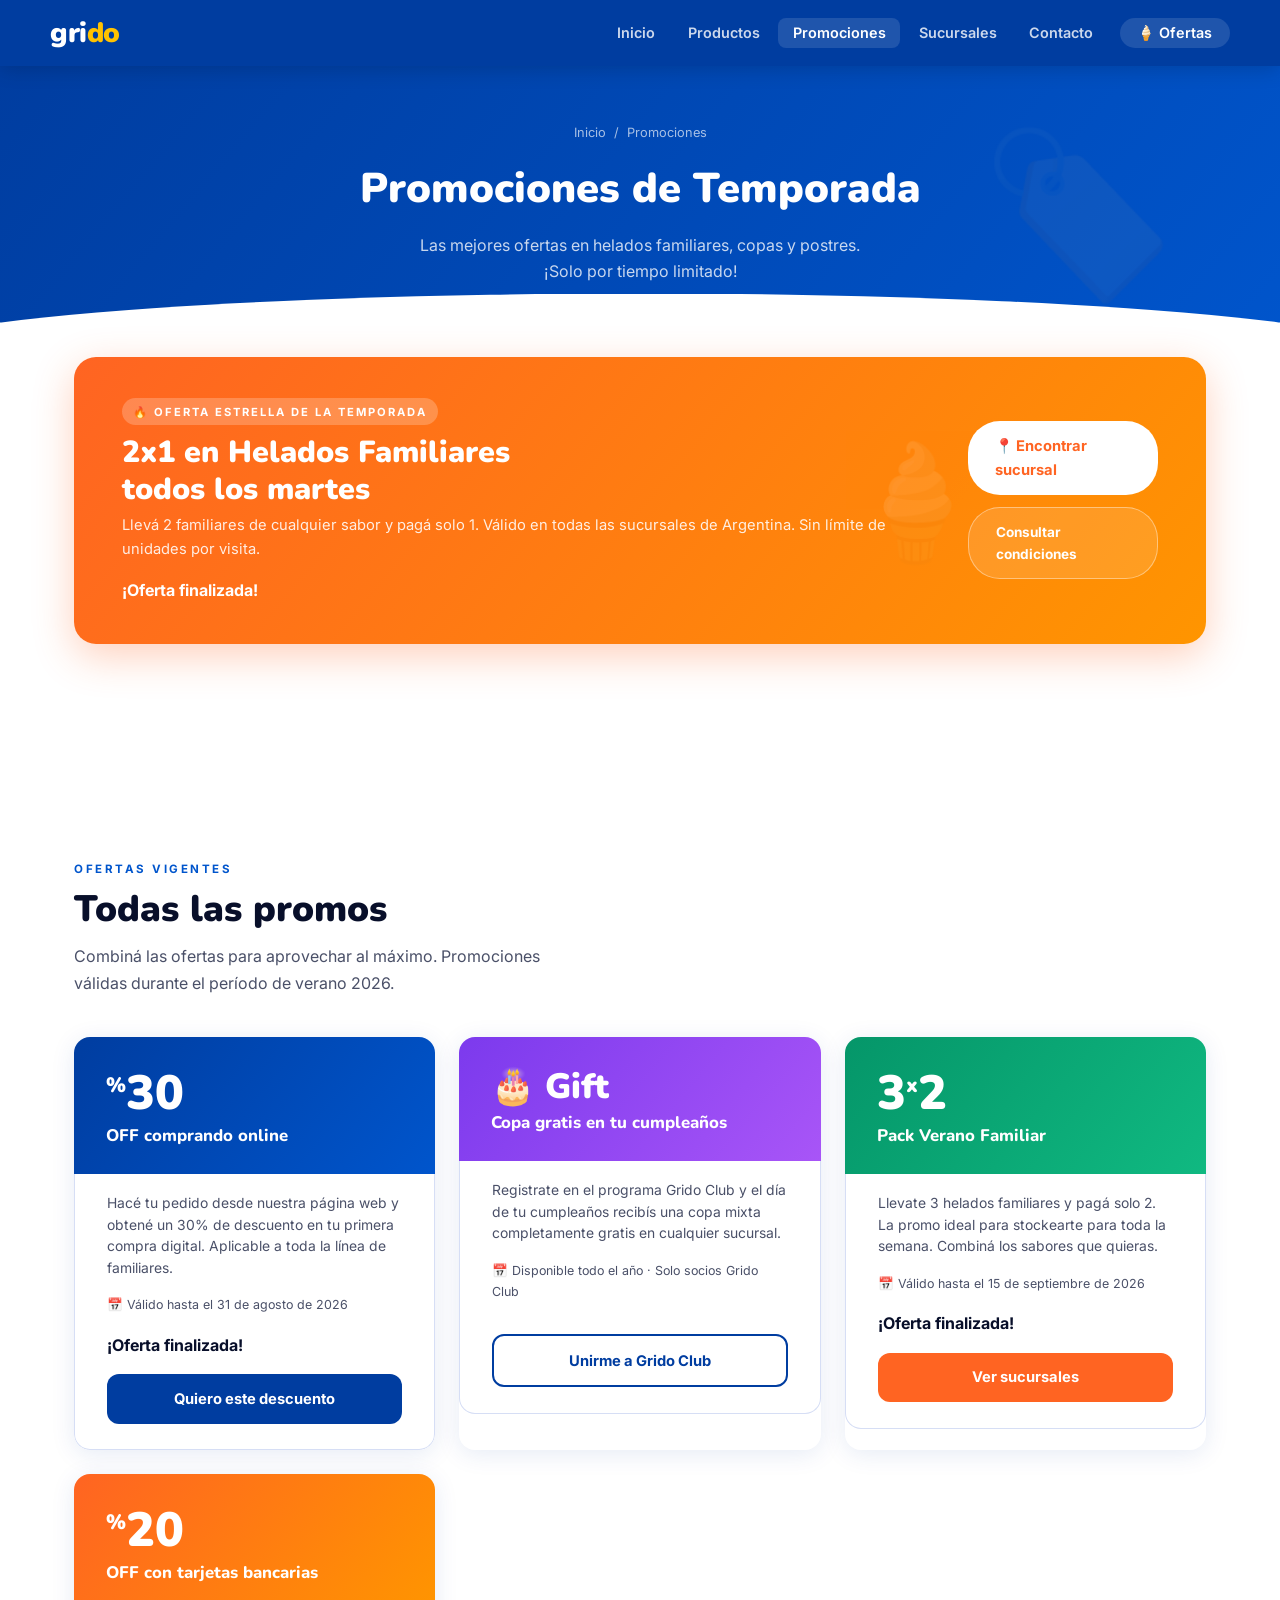
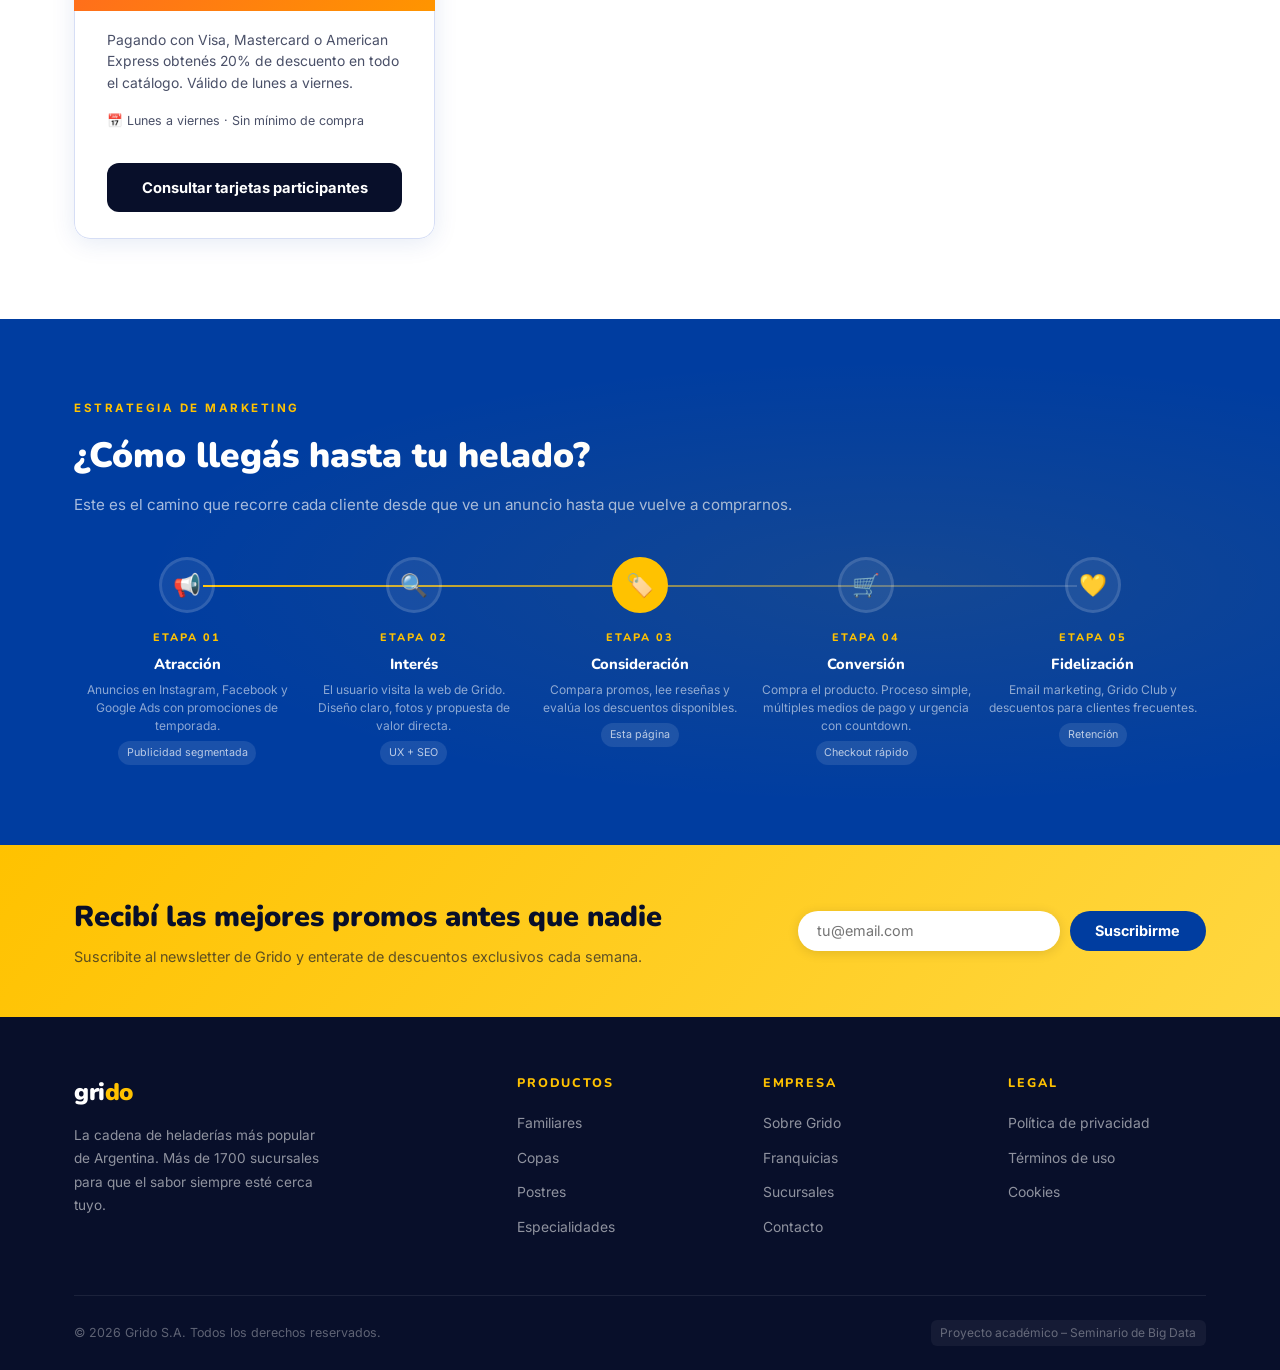
<file: promociones.html>
<!DOCTYPE html>
<html lang="es">
<head>
  <meta charset="UTF-8">
  <meta name="viewport" content="width=device-width, initial-scale=1.0">
  <meta name="description" content="Promociones y ofertas de Grido Helados. Descuentos en helados familiares, 2x1, cupones y beneficios exclusivos. ¡Aprovechá las mejores promos de la temporada!">
  <meta name="keywords" content="promociones Grido, ofertas helados, descuentos heladería, 2x1 helados, cupones Grido Argentina">
  <meta name="author" content="Grido S.A.">
  <meta name="robots" content="index, follow">

  <meta property="og:type"        content="website">
  <meta property="og:title"       content="Promociones | Grido Helados">
  <meta property="og:description" content="Las mejores promos de la temporada: 2x1, descuentos y beneficios exclusivos en helados familiares.">
  <meta property="og:url"         content="https://www.grido.com.ar/promociones.html">
  <meta property="og:locale"      content="es_AR">

  <link rel="canonical" href="https://www.grido.com.ar/promociones.html">
  <link rel="preconnect" href="https://fonts.googleapis.com">
  <link rel="preconnect" href="https://fonts.gstatic.com" crossorigin>
  <link href="https://fonts.googleapis.com/css2?family=Nunito:wght@400;600;700;800;900&family=Inter:wght@400;500;600;700&display=swap" rel="stylesheet">
  <link rel="stylesheet" href="css/styles.css">

  <!-- Datos estructurados: ofertas -->
  <script type="application/ld+json">
  {
    "@context": "https://schema.org",
    "@type": "ItemList",
    "name": "Promociones Grido Helados – Temporada Verano 2026",
    "url": "https://www.grido.com.ar/promociones.html",
    "itemListElement": [
      { "@type": "ListItem", "position": 1, "name": "2x1 Helados Familiares los martes" },
      { "@type": "ListItem", "position": 2, "name": "30% OFF comprando online" },
      { "@type": "ListItem", "position": 3, "name": "Copa de regalo en tu cumpleaños" },
      { "@type": "ListItem", "position": 4, "name": "Pack Verano: 3 familiares al precio de 2" }
    ]
  }
  </script>

  <title>Promociones y Ofertas | Grido Helados</title>

  <style>
    /* ── Estilos específicos de Promociones ─────────── */
    .promo-hero-countdown {
      display: flex;
      gap: 2.5rem;
      align-items: flex-start;
      margin-top: 1.2rem;
    }
    .promo-hero-countdown .countdown {
      flex-shrink: 0;
    }

    /* Túnel de conversión visual */
    .funnel-section {
      background: var(--blue-deep);
      color: var(--white);
      padding: var(--section-v) 0;
      position: relative;
      overflow: hidden;
    }
    .funnel-section::before {
      content: '';
      position: absolute;
      inset: 0;
      background: radial-gradient(ellipse at 70% 50%, rgba(255,194,0,0.08) 0%, transparent 60%);
      pointer-events: none;
    }

    .funnel-title {
      font-family: var(--font-display);
      font-size: clamp(1.6rem, 3vw, 2.2rem);
      font-weight: 900;
      color: var(--white);
      margin-bottom: 0.5rem;
    }
    .funnel-sub {
      color: rgba(255,255,255,0.65);
      font-size: 0.95rem;
      margin-bottom: 2.5rem;
    }

    .funnel-steps {
      display: grid;
      grid-template-columns: repeat(5, 1fr);
      gap: 0;
      position: relative;
    }
    /* Línea conectora */
    .funnel-steps::before {
      content: '';
      position: absolute;
      top: 28px;
      left: calc(10% + 16px);
      right: calc(10% + 16px);
      height: 2px;
      background: linear-gradient(90deg, var(--yellow), rgba(255,255,255,0.15));
      z-index: 0;
    }

    .funnel-step {
      display: flex;
      flex-direction: column;
      align-items: center;
      text-align: center;
      padding: 0 0.5rem;
      position: relative;
      z-index: 1;
    }
    .funnel-dot {
      width: 56px;
      height: 56px;
      border-radius: 50%;
      display: flex;
      align-items: center;
      justify-content: center;
      font-size: 1.4rem;
      margin-bottom: 1rem;
      flex-shrink: 0;
      border: 3px solid rgba(255,255,255,0.12);
      background: rgba(255,255,255,0.07);
      transition: transform 0.3s;
    }
    .funnel-step:hover .funnel-dot { transform: scale(1.12); }
    .funnel-dot.active { background: var(--yellow); border-color: var(--yellow); }

    .funnel-step-num {
      font-family: var(--font-display);
      font-size: 0.68rem;
      font-weight: 800;
      text-transform: uppercase;
      letter-spacing: 2px;
      color: var(--yellow);
      margin-bottom: 0.3rem;
    }
    .funnel-step-name {
      font-family: var(--font-display);
      font-size: 0.92rem;
      font-weight: 800;
      color: var(--white);
      margin-bottom: 0.3rem;
    }
    .funnel-step-desc {
      font-size: 0.75rem;
      color: rgba(255,255,255,0.55);
      line-height: 1.5;
    }
    .funnel-step-tag {
      display: inline-block;
      background: rgba(255,255,255,0.1);
      font-size: 0.67rem;
      padding: 0.18rem 0.55rem;
      border-radius: 12px;
      color: rgba(255,255,255,0.7);
      margin-top: 0.4rem;
    }

    /* Email signup */
    .email-strip {
      background: linear-gradient(130deg, var(--yellow) 0%, #FFD740 100%);
      padding: 3rem 0;
    }
    .email-strip-inner {
      display: flex;
      align-items: center;
      justify-content: space-between;
      gap: 2rem;
      flex-wrap: wrap;
    }
    .email-strip h2 {
      font-family: var(--font-display);
      font-size: clamp(1.3rem, 2.5vw, 1.8rem);
      font-weight: 900;
      color: var(--navy);
      margin-bottom: 0.3rem;
    }
    .email-strip p {
      color: rgba(8,15,42,0.65);
      font-size: 0.9rem;
    }
    .email-form {
      display: flex;
      gap: 0.6rem;
      flex-wrap: wrap;
    }
    .email-form input[type="email"] {
      padding: 0.72rem 1.2rem;
      border-radius: 32px;
      border: none;
      font-size: 0.9rem;
      min-width: 240px;
      font-family: var(--font-body);
      outline: none;
      box-shadow: 0 2px 12px rgba(0,0,0,0.12);
    }
    .email-form input[type="email"]:focus {
      box-shadow: 0 0 0 3px rgba(0,61,160,0.18);
    }
    .email-form button {
      background: var(--blue-deep);
      color: var(--white);
      border: none;
      border-radius: 32px;
      padding: 0.72rem 1.6rem;
      font-weight: 700;
      font-size: 0.9rem;
      cursor: pointer;
      font-family: var(--font-body);
      transition: transform 0.2s, box-shadow 0.2s;
    }
    .email-form button:hover {
      transform: translateY(-2px);
      box-shadow: 0 6px 18px rgba(0,0,0,0.18);
    }

    @media (max-width: 820px) {
      .funnel-steps { grid-template-columns: 1fr 1fr; gap: 1.5rem; }
      .funnel-steps::before { display: none; }
      .email-strip-inner { flex-direction: column; text-align: center; }
    }
    @media (max-width: 480px) {
      .funnel-steps { grid-template-columns: 1fr; }
    }
  </style>
</head>
<body>

  <!-- ══════════════════════════════ NAVBAR ══ -->
  <header>
    <nav class="navbar" role="navigation" aria-label="Navegación principal">
      <div class="nav-inner">
        <a href="index.html" class="nav-logo" aria-label="Grido - ir al inicio">
          gri<span class="accent">do</span>
        </a>
        <ul class="nav-links" id="navLinks">
          <li><a href="index.html">Inicio</a></li>
          <li><a href="productos.html">Productos</a></li>
          <li><a href="promociones.html" class="active">Promociones</a></li>
          <li><a href="sucursales.html">Sucursales</a></li>
          <li><a href="contacto.html">Contacto</a></li>
          <li><a href="promociones.html" class="nav-promo">🍦 Ofertas</a></li>
        </ul>
        <button class="hamburger" id="hamburger"
                aria-label="Abrir menú" aria-expanded="false"
                aria-controls="navLinks">
          <span></span><span></span><span></span>
        </button>
      </div>
    </nav>
  </header>

  <main id="main-content">

    <!-- ═══════════════════════════════════════
         PAGE HERO
    ════════════════════════════════════════════ -->
    <section class="page-hero" aria-label="Encabezado de promociones">
      <span class="bg-icon" aria-hidden="true">🏷️</span>
      <div class="container">
        <nav aria-label="Breadcrumb">
          <ol style="display:flex;gap:0.5rem;justify-content:center;font-size:0.8rem;opacity:0.65;list-style:none;margin-bottom:0.75rem;">
            <li><a href="index.html" style="color:white;">Inicio</a></li>
            <li aria-hidden="true">/</li>
            <li aria-current="page">Promociones</li>
          </ol>
        </nav>
        <h1>Promociones de Temporada</h1>
        <p>
          Las mejores ofertas en helados familiares, copas y postres.
          ¡Solo por tiempo limitado!
        </p>
      </div>
    </section>

    <!-- ═══════════════════════════════════════
         BANNER DESTACADO — Oferta principal 2x1
         Elemento publicitario principal (Punto 13)
    ════════════════════════════════════════════ -->
    <section aria-label="Oferta destacada" style="padding-top:0;">
      <div class="container">
        <article class="promo-banner reveal"
                 itemscope itemtype="https://schema.org/Offer"
                 aria-label="Promoción 2x1 Helados Familiares">
          <div>
            <span class="promo-badge">🔥 Oferta estrella de la temporada</span>
            <h2 class="promo-title" itemprop="name">
              2x1 en Helados Familiares<br>todos los martes
            </h2>
            <p class="promo-desc" itemprop="description">
              Llevá 2 familiares de cualquier sabor y pagá solo 1. Válido en todas las sucursales de Argentina. Sin límite de unidades por visita.
            </p>
            <meta itemprop="priceCurrency" content="ARS">
            <div id="countdown-promo1" class="countdown" aria-label="Tiempo restante de la oferta" style="margin-top:1rem;">
              <div class="cd-unit"><span class="cd-num" data-days>00</span><span class="cd-label">días</span></div>
              <div class="cd-unit"><span class="cd-num" data-hours>00</span><span class="cd-label">horas</span></div>
              <div class="cd-unit"><span class="cd-num" data-mins>00</span><span class="cd-label">mins</span></div>
              <div class="cd-unit"><span class="cd-num" data-secs>00</span><span class="cd-label">segs</span></div>
            </div>
          </div>
          <div style="display:flex;flex-direction:column;gap:0.8rem;align-items:flex-start;">
            <a href="sucursales.html" class="btn btn-white">📍 Encontrar sucursal</a>
            <a href="contacto.html"  class="btn btn-ghost" style="font-size:0.85rem;">Consultar condiciones</a>
          </div>
        </article>
      </div>
    </section>

    <!-- ═══════════════════════════════════════
         GRILLA DE PROMOCIONES
         Punto 7: Estrategias en etapa "Conversión"
    ════════════════════════════════════════════ -->
    <section aria-label="Todas las promociones">
      <div class="container">
        <span class="section-eyebrow">Ofertas vigentes</span>
        <h2 class="section-title">Todas las promos</h2>
        <p class="section-sub">
          Combiná las ofertas para aprovechar al máximo. Promociones válidas
          durante el período de verano 2026.
        </p>

        <div class="promo-grid">

          <!-- Promo 1: 30% OFF online -->
          <article class="promo-card reveal"
                   itemscope itemtype="https://schema.org/Offer">
            <div class="promo-card-head color-2">
              <div class="discount">
                <span>%</span>30
              </div>
              <h3 itemprop="name">OFF comprando online</h3>
            </div>
            <div class="promo-card-body">
              <p itemprop="description">
                Hacé tu pedido desde nuestra página web y obtené un 30% de descuento
                en tu primera compra digital. Aplicable a toda la línea de familiares.
              </p>
              <div class="promo-validity">
                📅 Válido hasta el 31 de agosto de 2026
              </div>
              <div id="countdown-promo2" class="countdown" style="margin-bottom:1rem;gap:0.4rem;">
                <div class="cd-unit" style="min-width:40px;padding:0.3rem 0.5rem;background:var(--blue-light);">
                  <span class="cd-num" data-days style="color:var(--blue-deep);font-size:1.1rem;">00</span>
                  <span class="cd-label" style="color:var(--gray);">d</span>
                </div>
                <div class="cd-unit" style="min-width:40px;padding:0.3rem 0.5rem;background:var(--blue-light);">
                  <span class="cd-num" data-hours style="color:var(--blue-deep);font-size:1.1rem;">00</span>
                  <span class="cd-label" style="color:var(--gray);">h</span>
                </div>
                <div class="cd-unit" style="min-width:40px;padding:0.3rem 0.5rem;background:var(--blue-light);">
                  <span class="cd-num" data-mins style="color:var(--blue-deep);font-size:1.1rem;">00</span>
                  <span class="cd-label" style="color:var(--gray);">m</span>
                </div>
                <div class="cd-unit" style="min-width:40px;padding:0.3rem 0.5rem;background:var(--blue-light);">
                  <span class="cd-num" data-secs style="color:var(--blue-deep);font-size:1.1rem;">00</span>
                  <span class="cd-label" style="color:var(--gray);">s</span>
                </div>
              </div>
              <a href="contacto.html" class="btn btn-blue btn-full">Quiero este descuento</a>
            </div>
          </article>

          <!-- Promo 2: Regalo cumpleaños -->
          <article class="promo-card reveal"
                   itemscope itemtype="https://schema.org/Offer">
            <div class="promo-card-head color-3">
              <div class="discount" style="font-size:2.2rem;">🎂 Gift</div>
              <h3 itemprop="name">Copa gratis en tu cumpleaños</h3>
            </div>
            <div class="promo-card-body">
              <p itemprop="description">
                Registrate en el programa Grido Club y el día de tu cumpleaños
                recibís una copa mixta completamente gratis en cualquier sucursal.
              </p>
              <div class="promo-validity">
                📅 Disponible todo el año · Solo socios Grido Club
              </div>
              <a href="contacto.html" class="btn btn-outline btn-full" style="margin-top:1rem;">Unirme a Grido Club</a>
            </div>
          </article>

          <!-- Promo 3: Pack verano 3x2 -->
          <article class="promo-card reveal"
                   itemscope itemtype="https://schema.org/Offer">
            <div class="promo-card-head color-4">
              <div class="discount">3<span>x</span>2</div>
              <h3 itemprop="name">Pack Verano Familiar</h3>
            </div>
            <div class="promo-card-body">
              <p itemprop="description">
                Llevate 3 helados familiares y pagá solo 2. La promo ideal para
                stockearte para toda la semana. Combiná los sabores que quieras.
              </p>
              <div class="promo-validity">
                📅 Válido hasta el 15 de septiembre de 2026
              </div>
              <div id="countdown-promo3" class="countdown" style="margin-bottom:1rem;gap:0.4rem;">
                <div class="cd-unit" style="min-width:40px;padding:0.3rem 0.5rem;background:var(--blue-light);">
                  <span class="cd-num" data-days style="color:var(--blue-deep);font-size:1.1rem;">00</span>
                  <span class="cd-label" style="color:var(--gray);">d</span>
                </div>
                <div class="cd-unit" style="min-width:40px;padding:0.3rem 0.5rem;background:var(--blue-light);">
                  <span class="cd-num" data-hours style="color:var(--blue-deep);font-size:1.1rem;">00</span>
                  <span class="cd-label" style="color:var(--gray);">h</span>
                </div>
                <div class="cd-unit" style="min-width:40px;padding:0.3rem 0.5rem;background:var(--blue-light);">
                  <span class="cd-num" data-mins style="color:var(--blue-deep);font-size:1.1rem;">00</span>
                  <span class="cd-label" style="color:var(--gray);">m</span>
                </div>
                <div class="cd-unit" style="min-width:40px;padding:0.3rem 0.5rem;background:var(--blue-light);">
                  <span class="cd-num" data-secs style="color:var(--blue-deep);font-size:1.1rem;">00</span>
                  <span class="cd-label" style="color:var(--gray);">s</span>
                </div>
              </div>
              <a href="sucursales.html" class="btn btn-orange btn-full">Ver sucursales</a>
            </div>
          </article>

          <!-- Promo 4: Descuento medio de pago -->
          <article class="promo-card reveal"
                   itemscope itemtype="https://schema.org/Offer">
            <div class="promo-card-head color-1">
              <div class="discount"><span>%</span>20</div>
              <h3 itemprop="name">OFF con tarjetas bancarias</h3>
            </div>
            <div class="promo-card-body">
              <p itemprop="description">
                Pagando con Visa, Mastercard o American Express obtenés 20% de
                descuento en todo el catálogo. Válido de lunes a viernes.
              </p>
              <div class="promo-validity">
                📅 Lunes a viernes · Sin mínimo de compra
              </div>
              <a href="contacto.html" class="btn btn-white btn-full"
                 style="background:var(--navy);color:var(--white);margin-top:1rem;">
                Consultar tarjetas participantes
              </a>
            </div>
          </article>

        </div>
      </div>
    </section>

    <!-- ═══════════════════════════════════════
         TÚNEL DE CONVERSIÓN VISUAL
         Punto 7 del trabajo: visualización del funnel
    ════════════════════════════════════════════ -->
    <section class="funnel-section" aria-label="Cómo funciona el proceso de compra">
      <div class="container">
        <span class="section-eyebrow" style="color:var(--yellow);">Estrategia de marketing</span>
        <h2 class="funnel-title">¿Cómo llegás hasta tu helado?</h2>
        <p class="funnel-sub">
          Este es el camino que recorre cada cliente desde que ve un anuncio hasta que vuelve a comprarnos.
        </p>

        <div class="funnel-steps">

          <div class="funnel-step reveal">
            <div class="funnel-dot">📢</div>
            <span class="funnel-step-num">Etapa 01</span>
            <h3 class="funnel-step-name">Atracción</h3>
            <p class="funnel-step-desc">
              Anuncios en Instagram, Facebook y Google Ads con promociones de temporada.
            </p>
            <span class="funnel-step-tag">Publicidad segmentada</span>
          </div>

          <div class="funnel-step reveal">
            <div class="funnel-dot">🔍</div>
            <span class="funnel-step-num">Etapa 02</span>
            <h3 class="funnel-step-name">Interés</h3>
            <p class="funnel-step-desc">
              El usuario visita la web de Grido. Diseño claro, fotos y propuesta de valor directa.
            </p>
            <span class="funnel-step-tag">UX + SEO</span>
          </div>

          <div class="funnel-step reveal">
            <div class="funnel-dot active">🏷️</div>
            <span class="funnel-step-num">Etapa 03</span>
            <h3 class="funnel-step-name">Consideración</h3>
            <p class="funnel-step-desc">
              Compara promos, lee reseñas y evalúa los descuentos disponibles.
            </p>
            <span class="funnel-step-tag">Esta página</span>
          </div>

          <div class="funnel-step reveal">
            <div class="funnel-dot">🛒</div>
            <span class="funnel-step-num">Etapa 04</span>
            <h3 class="funnel-step-name">Conversión</h3>
            <p class="funnel-step-desc">
              Compra el producto. Proceso simple, múltiples medios de pago y urgencia con countdown.
            </p>
            <span class="funnel-step-tag">Checkout rápido</span>
          </div>

          <div class="funnel-step reveal">
            <div class="funnel-dot">💛</div>
            <span class="funnel-step-num">Etapa 05</span>
            <h3 class="funnel-step-name">Fidelización</h3>
            <p class="funnel-step-desc">
              Email marketing, Grido Club y descuentos para clientes frecuentes.
            </p>
            <span class="funnel-step-tag">Retención</span>
          </div>

        </div>
      </div>
    </section>

    <!-- ═══════════════════════════════════════
         EMAIL MARKETING STRIP
         Punto 4: Estrategia de email marketing
    ════════════════════════════════════════════ -->
    <section class="email-strip" aria-label="Suscribirse a newsletter">
      <div class="container">
        <div class="email-strip-inner">
          <div>
            <h2>Recibí las mejores promos antes que nadie</h2>
            <p>Suscribite al newsletter de Grido y enterate de descuentos exclusivos cada semana.</p>
          </div>
          <div class="email-form" role="form" aria-label="Formulario de suscripción">
            <input
              type="email"
              placeholder="tu@email.com"
              aria-label="Tu dirección de correo electrónico"
            >
            <button type="button" onclick="this.textContent='¡Suscripto! 🎉'; this.disabled=true; setTimeout(()=>{this.textContent='Suscribirme';this.disabled=false;},3500);">
              Suscribirme
            </button>
          </div>
        </div>
      </div>
    </section>

  </main>

  <!-- ══════════════════════════════ FOOTER ══ -->
  <footer class="site-footer" role="contentinfo">
    <div class="container">
      <div class="footer-grid">
        <div class="footer-brand">
          <a href="index.html" class="nav-logo">gri<span class="accent">do</span></a>
          <p>La cadena de heladerías más popular de Argentina. Más de 1700 sucursales para que el sabor siempre esté cerca tuyo.</p>
        </div>
        <nav class="footer-col" aria-label="Productos">
          <h4>Productos</h4>
          <ul>
            <li><a href="productos.html">Familiares</a></li>
            <li><a href="productos.html">Copas</a></li>
            <li><a href="productos.html">Postres</a></li>
            <li><a href="productos.html">Especialidades</a></li>
          </ul>
        </nav>
        <nav class="footer-col" aria-label="Empresa">
          <h4>Empresa</h4>
          <ul>
            <li><a href="#">Sobre Grido</a></li>
            <li><a href="#">Franquicias</a></li>
            <li><a href="sucursales.html">Sucursales</a></li>
            <li><a href="contacto.html">Contacto</a></li>
          </ul>
        </nav>
        <nav class="footer-col" aria-label="Legal">
          <h4>Legal</h4>
          <ul>
            <li><a href="#">Política de privacidad</a></li>
            <li><a href="#">Términos de uso</a></li>
            <li><a href="#">Cookies</a></li>
          </ul>
        </nav>
      </div>
      <div class="footer-bottom">
        <span>© 2026 Grido S.A. Todos los derechos reservados.</span>
        <span class="seo-note">Proyecto académico – Seminario de Big Data</span>
      </div>
    </div>
  </footer>

  <script src="js/main.js"></script>
</body>
</html>
</file>
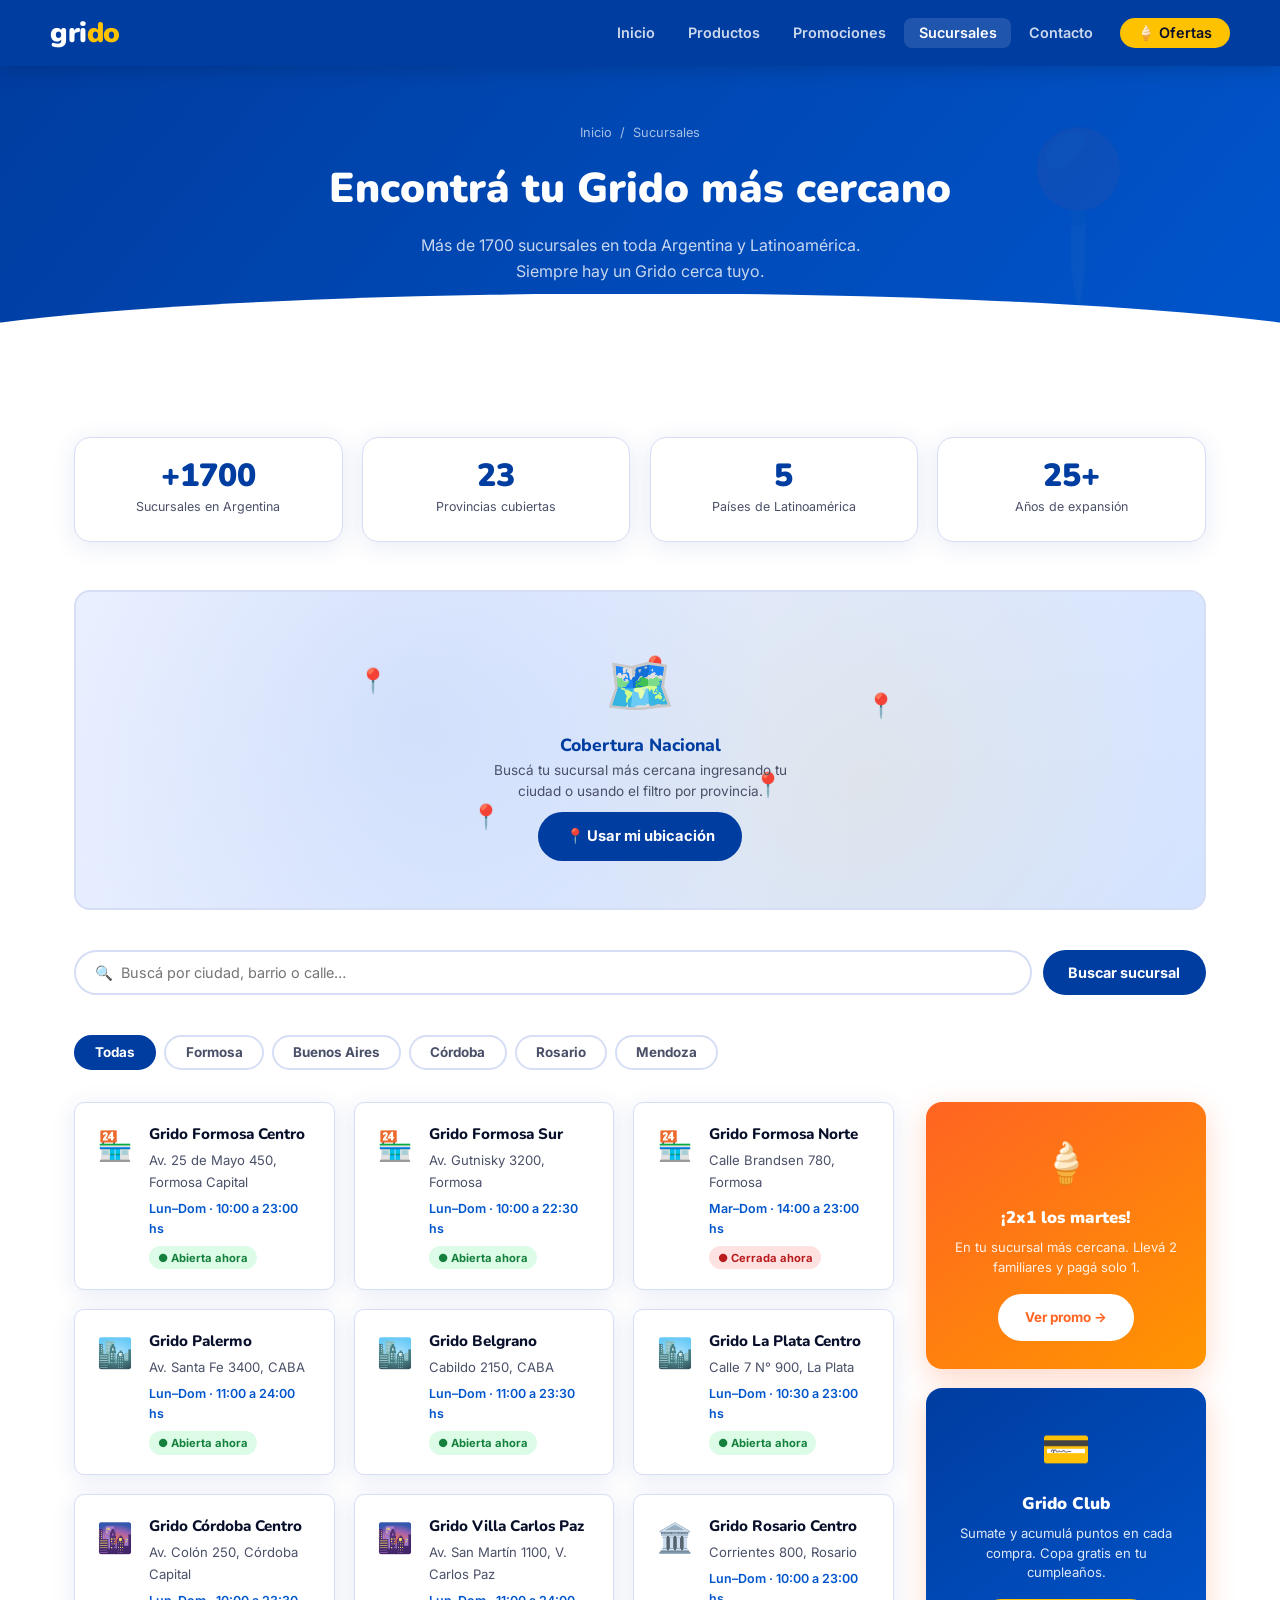
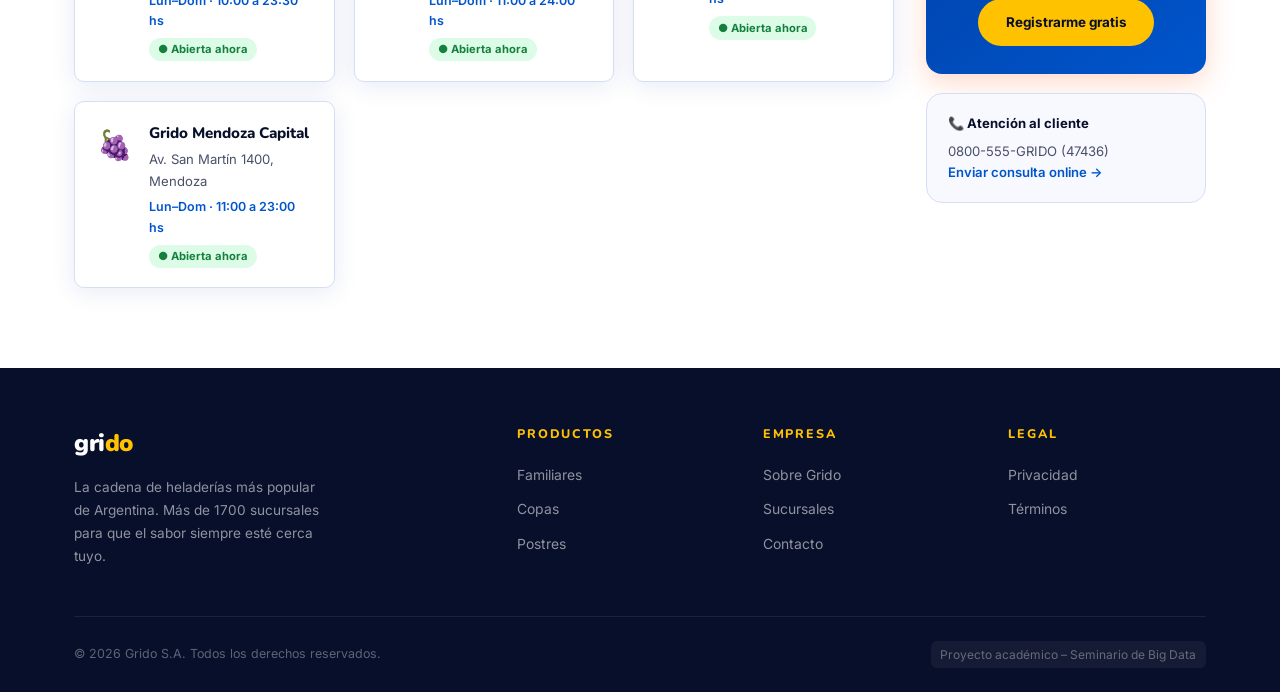
<file: sucursales.html>
<!DOCTYPE html>
<html lang="es">
<head>
  <meta charset="UTF-8">
  <meta name="viewport" content="width=device-width, initial-scale=1.0">
  <meta name="description" content="Encontrá la sucursal Grido más cercana. Más de 1700 heladerías en toda Argentina: Formosa, Buenos Aires, Córdoba, Rosario y más. Consultá horarios y direcciones.">
  <meta name="keywords" content="sucursales Grido, heladería cerca, Grido Formosa, Grido Buenos Aires, Grido Córdoba, horarios heladería">
  <meta name="author" content="Grido S.A.">
  <meta name="robots" content="index, follow">

  <meta property="og:type"        content="website">
  <meta property="og:title"       content="Sucursales | Grido Helados">
  <meta property="og:description" content="Más de 1700 heladerías en toda Argentina. Encontrá la más cercana.">
  <meta property="og:url"         content="https://www.grido.com.ar/sucursales.html">
  <meta property="og:locale"      content="es_AR">

  <link rel="canonical" href="https://www.grido.com.ar/sucursales.html">
  <link rel="preconnect" href="https://fonts.googleapis.com">
  <link rel="preconnect" href="https://fonts.gstatic.com" crossorigin>
  <link href="https://fonts.googleapis.com/css2?family=Nunito:wght@400;600;700;800;900&family=Inter:wght@400;500;600;700&display=swap" rel="stylesheet">
  <link rel="stylesheet" href="css/styles.css">

  <!-- Datos estructurados: lista de sucursales locales -->
  <script type="application/ld+json">
  {
    "@context": "https://schema.org",
    "@type": "FoodEstablishment",
    "name": "Grido Helados – Sucursales Argentina",
    "url": "https://www.grido.com.ar/sucursales.html",
    "numberOfEmployees": { "@type": "QuantitativeValue", "value": "5000+" },
    "location": [
      {
        "@type": "Place",
        "name": "Grido Formosa Centro",
        "address": {
          "@type": "PostalAddress",
          "streetAddress": "Av. 25 de Mayo 450",
          "addressLocality": "Formosa",
          "addressRegion": "Formosa",
          "addressCountry": "AR"
        }
      },
      {
        "@type": "Place",
        "name": "Grido Formosa Sur",
        "address": {
          "@type": "PostalAddress",
          "streetAddress": "Av. Gutnisky 3200",
          "addressLocality": "Formosa",
          "addressRegion": "Formosa",
          "addressCountry": "AR"
        }
      }
    ]
  }
  </script>

  <title>Sucursales | Grido Helados</title>

  <style>
    /* ── Estilos específicos de Sucursales ──── */

    /* Buscador de sucursales */
    .branch-search-bar {
      display: flex;
      gap: 0.7rem;
      margin-bottom: 2.5rem;
      flex-wrap: wrap;
    }
    .branch-search-bar input {
      flex: 1;
      min-width: 200px;
      padding: 0.75rem 1.2rem;
      border: 2px solid var(--mist);
      border-radius: 32px;
      font-family: var(--font-body);
      font-size: 0.9rem;
      color: var(--navy);
      outline: none;
      transition: border-color 0.2s, box-shadow 0.2s;
    }
    .branch-search-bar input:focus {
      border-color: var(--blue-mid);
      box-shadow: 0 0 0 3px rgba(0,85,204,0.1);
    }
    .branch-search-bar button {
      background: var(--blue-deep);
      color: var(--white);
      border: none;
      border-radius: 32px;
      padding: 0.75rem 1.6rem;
      font-weight: 700;
      font-size: 0.9rem;
      font-family: var(--font-body);
      cursor: pointer;
      transition: transform 0.2s, box-shadow 0.2s;
    }
    .branch-search-bar button:hover {
      transform: translateY(-2px);
      box-shadow: 0 6px 18px rgba(0,61,160,0.2);
    }

    /* Tabs de provincia */
    .province-tabs {
      display: flex;
      gap: 0.5rem;
      flex-wrap: wrap;
      margin-bottom: 2rem;
    }

    /* Stats de cobertura */
    .coverage-stats {
      display: grid;
      grid-template-columns: repeat(4, 1fr);
      gap: 1.2rem;
      margin-bottom: 3rem;
    }
    .cov-stat {
      background: var(--white);
      border: 1px solid var(--mist);
      border-radius: var(--radius);
      padding: 1.4rem;
      text-align: center;
      box-shadow: var(--shadow);
    }
    .cov-num {
      font-family: var(--font-display);
      font-size: 2rem;
      font-weight: 900;
      color: var(--blue-deep);
      line-height: 1;
      display: block;
    }
    .cov-label {
      font-size: 0.78rem;
      color: var(--gray);
      margin-top: 0.25rem;
    }

    /* Tarjetas de sucursal mejoradas */
    .branch-card .open-badge {
      display: inline-flex;
      align-items: center;
      gap: 0.3rem;
      font-size: 0.7rem;
      font-weight: 700;
      padding: 0.15rem 0.55rem;
      border-radius: 12px;
      margin-top: 0.4rem;
    }
    .open-badge.open   { background: #DCFCE7; color: #15803D; }
    .open-badge.closed { background: #FEE2E2; color: #B91C1C; }

    /* Mapa visual decorativo */
    .map-visual {
      background: linear-gradient(135deg, var(--blue-light) 0%, #D4E3FF 100%);
      border: 2px solid var(--mist);
      border-radius: var(--radius);
      height: 320px;
      display: flex;
      flex-direction: column;
      align-items: center;
      justify-content: center;
      gap: 1rem;
      color: var(--blue-mid);
      margin-bottom: 2.5rem;
      position: relative;
      overflow: hidden;
    }
    .map-visual::before {
      content: '';
      position: absolute;
      inset: 0;
      background:
        radial-gradient(circle at 30% 40%, rgba(0,85,204,0.08) 0%, transparent 45%),
        radial-gradient(circle at 70% 60%, rgba(255,194,0,0.08) 0%, transparent 40%);
    }
    .map-icon-big { font-size: 3.5rem; }
    .map-visual h3 {
      font-family: var(--font-display);
      font-size: 1.1rem;
      font-weight: 800;
      color: var(--blue-deep);
    }
    .map-visual p {
      font-size: 0.85rem;
      color: var(--gray);
      text-align: center;
      max-width: 300px;
      line-height: 1.55;
    }
    /* Pins decorativos */
    .map-pin {
      position: absolute;
      font-size: 1.5rem;
      animation: pin-bounce 2s ease-in-out infinite;
    }
    .map-pin:nth-child(1) { top: 22%; left: 25%; animation-delay: 0s; }
    .map-pin:nth-child(2) { top: 55%; left: 60%; animation-delay: 0.4s; }
    .map-pin:nth-child(3) { top: 30%; left: 70%; animation-delay: 0.8s; }
    .map-pin:nth-child(4) { top: 65%; left: 35%; animation-delay: 1.2s; }
    .map-pin:nth-child(5) { top: 18%; left: 50%; animation-delay: 0.6s; }
    @keyframes pin-bounce {
      0%, 100% { transform: translateY(0); }
      50%       { transform: translateY(-6px); }
    }

    /* Banner lateral publicidad */
    .branch-layout {
      display: grid;
      grid-template-columns: 1fr 280px;
      gap: 2rem;
      align-items: start;
    }
    .ad-sidebar {
      position: sticky;
      top: 80px;
    }
    .ad-box {
      background: linear-gradient(145deg, var(--orange), #FF9500);
      color: var(--white);
      border-radius: var(--radius);
      padding: 1.75rem 1.5rem;
      text-align: center;
      box-shadow: 0 8px 28px rgba(255,100,34,0.25);
      margin-bottom: 1.2rem;
    }
    .ad-box .ad-emoji { font-size: 2.5rem; margin-bottom: 0.5rem; }
    .ad-box h3 {
      font-family: var(--font-display);
      font-size: 1.05rem;
      font-weight: 900;
      margin-bottom: 0.4rem;
    }
    .ad-box p { font-size: 0.82rem; opacity: 0.88; margin-bottom: 1rem; line-height: 1.5; }

    .ad-box-blue {
      background: linear-gradient(145deg, var(--blue-deep), var(--blue-mid));
    }

    @media (max-width: 860px) {
      .branch-layout { grid-template-columns: 1fr; }
      .ad-sidebar { position: static; display: grid; grid-template-columns: 1fr 1fr; gap: 1rem; }
      .coverage-stats { grid-template-columns: repeat(2, 1fr); }
    }
    @media (max-width: 520px) {
      .coverage-stats { grid-template-columns: 1fr 1fr; }
      .ad-sidebar { grid-template-columns: 1fr; }
    }
  </style>
</head>
<body>

  <!-- ══════════════════════════════ NAVBAR ══ -->
  <header>
    <nav class="navbar" role="navigation" aria-label="Navegación principal">
      <div class="nav-inner">
        <a href="index.html" class="nav-logo" aria-label="Grido - ir al inicio">
          gri<span class="accent">do</span>
        </a>
        <ul class="nav-links" id="navLinks">
          <li><a href="index.html">Inicio</a></li>
          <li><a href="productos.html">Productos</a></li>
          <li><a href="promociones.html">Promociones</a></li>
          <li><a href="sucursales.html" class="active">Sucursales</a></li>
          <li><a href="contacto.html">Contacto</a></li>
          <li><a href="promociones.html" class="nav-promo">🍦 Ofertas</a></li>
        </ul>
        <button class="hamburger" id="hamburger"
                aria-label="Abrir menú" aria-expanded="false"
                aria-controls="navLinks">
          <span></span><span></span><span></span>
        </button>
      </div>
    </nav>
  </header>

  <main id="main-content">

    <!-- PAGE HERO -->
    <section class="page-hero" aria-label="Encabezado de sucursales">
      <span class="bg-icon" aria-hidden="true">📍</span>
      <div class="container">
        <nav aria-label="Breadcrumb">
          <ol style="display:flex;gap:0.5rem;justify-content:center;font-size:0.8rem;opacity:0.65;list-style:none;margin-bottom:0.75rem;">
            <li><a href="index.html" style="color:white;">Inicio</a></li>
            <li aria-hidden="true">/</li>
            <li aria-current="page">Sucursales</li>
          </ol>
        </nav>
        <h1>Encontrá tu Grido más cercano</h1>
        <p>
          Más de 1700 sucursales en toda Argentina y Latinoamérica.
          Siempre hay un Grido cerca tuyo.
        </p>
      </div>
    </section>

    <!-- ESTADÍSTICAS DE COBERTURA -->
    <section aria-label="Cobertura nacional">
      <div class="container">
        <div class="coverage-stats">
          <div class="cov-stat reveal">
            <span class="cov-num">+1700</span>
            <span class="cov-label">Sucursales en Argentina</span>
          </div>
          <div class="cov-stat reveal">
            <span class="cov-num">23</span>
            <span class="cov-label">Provincias cubiertas</span>
          </div>
          <div class="cov-stat reveal">
            <span class="cov-num">5</span>
            <span class="cov-label">Países de Latinoamérica</span>
          </div>
          <div class="cov-stat reveal">
            <span class="cov-num">25+</span>
            <span class="cov-label">Años de expansión</span>
          </div>
        </div>

        <!-- MAPA VISUAL -->
        <div class="map-visual reveal" role="img" aria-label="Mapa decorativo de sucursales Grido en Argentina">
          <!-- Pins animados -->
          <span class="map-pin" aria-hidden="true">📍</span>
          <span class="map-pin" aria-hidden="true">📍</span>
          <span class="map-pin" aria-hidden="true">📍</span>
          <span class="map-pin" aria-hidden="true">📍</span>
          <span class="map-pin" aria-hidden="true">📍</span>
          <!-- Contenido central -->
          <div style="position:relative;text-align:center;">
            <div class="map-icon-big" aria-hidden="true">🗺️</div>
            <h3>Cobertura Nacional</h3>
            <p>
              Buscá tu sucursal más cercana ingresando tu ciudad o
              usando el filtro por provincia.
            </p>
            <a href="contacto.html" class="btn btn-blue" style="margin-top:0.6rem;display:inline-flex;">
              📍 Usar mi ubicación
            </a>
          </div>
        </div>

        <!-- BUSCADOR -->
        <div class="branch-search-bar" role="search" aria-label="Buscar sucursal">
          <input
            type="search"
            id="branchSearch"
            placeholder="🔍  Buscá por ciudad, barrio o calle…"
            aria-label="Buscar sucursal por ciudad o dirección"
          >
          <button onclick="filterBranches()" aria-label="Buscar">Buscar sucursal</button>
        </div>

        <!-- FILTROS POR PROVINCIA -->
        <div class="province-tabs" role="tablist" aria-label="Filtrar por provincia">
          <button class="tab-btn active" data-province="all"     role="tab" aria-selected="true">Todas</button>
          <button class="tab-btn"        data-province="formosa" role="tab" aria-selected="false">Formosa</button>
          <button class="tab-btn"        data-province="bsas"    role="tab" aria-selected="false">Buenos Aires</button>
          <button class="tab-btn"        data-province="cordoba" role="tab" aria-selected="false">Córdoba</button>
          <button class="tab-btn"        data-province="rosario" role="tab" aria-selected="false">Rosario</button>
          <button class="tab-btn"        data-province="mendoza" role="tab" aria-selected="false">Mendoza</button>
        </div>

        <!-- LAYOUT CON SIDEBAR PUBLICITARIO -->
        <div class="branch-layout">

          <!-- Lista de sucursales -->
          <div>
            <div class="branch-grid" id="branchGrid" aria-label="Lista de sucursales">

              <!-- FORMOSA -->
              <article class="branch-card reveal" data-province="formosa"
                       itemscope itemtype="https://schema.org/LocalBusiness">
                <span class="b-icon" aria-hidden="true">🏪</span>
                <div>
                  <h3 class="branch-name" itemprop="name">Grido Formosa Centro</h3>
                  <p class="branch-addr" itemprop="address">Av. 25 de Mayo 450, Formosa Capital</p>
                  <p class="branch-hours" itemprop="openingHours">Lun–Dom · 10:00 a 23:00 hs</p>
                  <span class="open-badge open" aria-label="Sucursal abierta">● Abierta ahora</span>
                </div>
              </article>

              <article class="branch-card reveal" data-province="formosa"
                       itemscope itemtype="https://schema.org/LocalBusiness">
                <span class="b-icon" aria-hidden="true">🏪</span>
                <div>
                  <h3 class="branch-name" itemprop="name">Grido Formosa Sur</h3>
                  <p class="branch-addr" itemprop="address">Av. Gutnisky 3200, Formosa</p>
                  <p class="branch-hours">Lun–Dom · 10:00 a 22:30 hs</p>
                  <span class="open-badge open">● Abierta ahora</span>
                </div>
              </article>

              <article class="branch-card reveal" data-province="formosa"
                       itemscope itemtype="https://schema.org/LocalBusiness">
                <span class="b-icon" aria-hidden="true">🏪</span>
                <div>
                  <h3 class="branch-name" itemprop="name">Grido Formosa Norte</h3>
                  <p class="branch-addr" itemprop="address">Calle Brandsen 780, Formosa</p>
                  <p class="branch-hours">Mar–Dom · 14:00 a 23:00 hs</p>
                  <span class="open-badge closed">● Cerrada ahora</span>
                </div>
              </article>

              <!-- BUENOS AIRES -->
              <article class="branch-card reveal" data-province="bsas"
                       itemscope itemtype="https://schema.org/LocalBusiness">
                <span class="b-icon" aria-hidden="true">🏙️</span>
                <div>
                  <h3 class="branch-name" itemprop="name">Grido Palermo</h3>
                  <p class="branch-addr" itemprop="address">Av. Santa Fe 3400, CABA</p>
                  <p class="branch-hours">Lun–Dom · 11:00 a 24:00 hs</p>
                  <span class="open-badge open">● Abierta ahora</span>
                </div>
              </article>

              <article class="branch-card reveal" data-province="bsas"
                       itemscope itemtype="https://schema.org/LocalBusiness">
                <span class="b-icon" aria-hidden="true">🏙️</span>
                <div>
                  <h3 class="branch-name" itemprop="name">Grido Belgrano</h3>
                  <p class="branch-addr" itemprop="address">Cabildo 2150, CABA</p>
                  <p class="branch-hours">Lun–Dom · 11:00 a 23:30 hs</p>
                  <span class="open-badge open">● Abierta ahora</span>
                </div>
              </article>

              <article class="branch-card reveal" data-province="bsas"
                       itemscope itemtype="https://schema.org/LocalBusiness">
                <span class="b-icon" aria-hidden="true">🏙️</span>
                <div>
                  <h3 class="branch-name" itemprop="name">Grido La Plata Centro</h3>
                  <p class="branch-addr" itemprop="address">Calle 7 N° 900, La Plata</p>
                  <p class="branch-hours">Lun–Dom · 10:30 a 23:00 hs</p>
                  <span class="open-badge open">● Abierta ahora</span>
                </div>
              </article>

              <!-- CÓRDOBA -->
              <article class="branch-card reveal" data-province="cordoba"
                       itemscope itemtype="https://schema.org/LocalBusiness">
                <span class="b-icon" aria-hidden="true">🌆</span>
                <div>
                  <h3 class="branch-name" itemprop="name">Grido Córdoba Centro</h3>
                  <p class="branch-addr" itemprop="address">Av. Colón 250, Córdoba Capital</p>
                  <p class="branch-hours">Lun–Dom · 10:00 a 23:30 hs</p>
                  <span class="open-badge open">● Abierta ahora</span>
                </div>
              </article>

              <article class="branch-card reveal" data-province="cordoba"
                       itemscope itemtype="https://schema.org/LocalBusiness">
                <span class="b-icon" aria-hidden="true">🌆</span>
                <div>
                  <h3 class="branch-name" itemprop="name">Grido Villa Carlos Paz</h3>
                  <p class="branch-addr" itemprop="address">Av. San Martín 1100, V. Carlos Paz</p>
                  <p class="branch-hours">Lun–Dom · 11:00 a 24:00 hs</p>
                  <span class="open-badge open">● Abierta ahora</span>
                </div>
              </article>

              <!-- ROSARIO -->
              <article class="branch-card reveal" data-province="rosario"
                       itemscope itemtype="https://schema.org/LocalBusiness">
                <span class="b-icon" aria-hidden="true">🏛️</span>
                <div>
                  <h3 class="branch-name" itemprop="name">Grido Rosario Centro</h3>
                  <p class="branch-addr" itemprop="address">Corrientes 800, Rosario</p>
                  <p class="branch-hours">Lun–Dom · 10:00 a 23:00 hs</p>
                  <span class="open-badge open">● Abierta ahora</span>
                </div>
              </article>

              <!-- MENDOZA -->
              <article class="branch-card reveal" data-province="mendoza"
                       itemscope itemtype="https://schema.org/LocalBusiness">
                <span class="b-icon" aria-hidden="true">🍇</span>
                <div>
                  <h3 class="branch-name" itemprop="name">Grido Mendoza Capital</h3>
                  <p class="branch-addr" itemprop="address">Av. San Martín 1400, Mendoza</p>
                  <p class="branch-hours">Lun–Dom · 11:00 a 23:00 hs</p>
                  <span class="open-badge open">● Abierta ahora</span>
                </div>
              </article>

            </div><!-- /branch-grid -->
          </div>

          <!-- SIDEBAR PUBLICITARIO (Punto 13: elementos publicitarios) -->
          <aside class="ad-sidebar" aria-label="Publicidad y promociones">

            <div class="ad-box reveal" role="complementary" aria-label="Promoción 2x1">
              <div class="ad-emoji" aria-hidden="true">🍦</div>
              <h3>¡2x1 los martes!</h3>
              <p>En tu sucursal más cercana. Llevá 2 familiares y pagá solo 1.</p>
              <a href="promociones.html" class="btn btn-white" style="background:var(--white);color:var(--orange);font-size:0.84rem;">
                Ver promo →
              </a>
            </div>

            <div class="ad-box ad-box-blue reveal" role="complementary" aria-label="Grido Club">
              <div class="ad-emoji" aria-hidden="true">💳</div>
              <h3>Grido Club</h3>
              <p>Sumate y acumulá puntos en cada compra. Copa gratis en tu cumpleaños.</p>
              <a href="contacto.html" class="btn btn-primary" style="font-size:0.84rem;">
                Registrarme gratis
              </a>
            </div>

            <!-- Info SEO local -->
            <div style="background:var(--ice);border:1px solid var(--mist);border-radius:var(--radius);padding:1.2rem 1.3rem;font-size:0.82rem;color:var(--gray);line-height:1.6;">
              <strong style="color:var(--navy);display:block;margin-bottom:0.4rem;">📞 Atención al cliente</strong>
              0800-555-GRIDO (47436)<br>
              <a href="contacto.html" style="color:var(--blue-mid);font-weight:600;">
                Enviar consulta online →
              </a>
            </div>

          </aside>
        </div><!-- /branch-layout -->
      </div>
    </section>

  </main>

  <!-- ══════════════════════════════ FOOTER ══ -->
  <footer class="site-footer" role="contentinfo">
    <div class="container">
      <div class="footer-grid">
        <div class="footer-brand">
          <a href="index.html" class="nav-logo">gri<span class="accent">do</span></a>
          <p>La cadena de heladerías más popular de Argentina. Más de 1700 sucursales para que el sabor siempre esté cerca tuyo.</p>
        </div>
        <nav class="footer-col" aria-label="Productos">
          <h4>Productos</h4>
          <ul>
            <li><a href="productos.html">Familiares</a></li>
            <li><a href="productos.html">Copas</a></li>
            <li><a href="productos.html">Postres</a></li>
          </ul>
        </nav>
        <nav class="footer-col" aria-label="Empresa">
          <h4>Empresa</h4>
          <ul>
            <li><a href="#">Sobre Grido</a></li>
            <li><a href="sucursales.html">Sucursales</a></li>
            <li><a href="contacto.html">Contacto</a></li>
          </ul>
        </nav>
        <nav class="footer-col" aria-label="Legal">
          <h4>Legal</h4>
          <ul>
            <li><a href="#">Privacidad</a></li>
            <li><a href="#">Términos</a></li>
          </ul>
        </nav>
      </div>
      <div class="footer-bottom">
        <span>© 2026 Grido S.A. Todos los derechos reservados.</span>
        <span class="seo-note">Proyecto académico – Seminario de Big Data</span>
      </div>
    </div>
  </footer>

  <script src="js/main.js"></script>
  <script>
    /* ── Filtro de sucursales por provincia ───────────── */
    const provinceBtns = document.querySelectorAll('[data-province]');
    const branchCards  = document.querySelectorAll('.branch-card[data-province]');

    provinceBtns.forEach(btn => {
      btn.addEventListener('click', () => {
        provinceBtns.forEach(b => {
          b.classList.remove('active');
          b.setAttribute('aria-selected', 'false');
        });
        btn.classList.add('active');
        btn.setAttribute('aria-selected', 'true');

        const prov = btn.dataset.province;
        branchCards.forEach(card => {
          const show = prov === 'all' || card.dataset.province === prov;
          card.style.display = show ? '' : 'none';
        });
      });
    });

    /* ── Búsqueda por texto ───────────────────────────── */
    function filterBranches() {
      const q = document.getElementById('branchSearch').value.trim().toLowerCase();
      if (!q) {
        branchCards.forEach(c => c.style.display = '');
        return;
      }
      branchCards.forEach(card => {
        const text = card.textContent.toLowerCase();
        card.style.display = text.includes(q) ? '' : 'none';
      });
    }

    document.getElementById('branchSearch').addEventListener('keydown', e => {
      if (e.key === 'Enter') filterBranches();
    });
  </script>
</body>
</html>
</file>
<file: css/styles.css>
/* ============================================================
   GRIDO — Hoja de estilos principal
   Proyecto académico — Seminario de Big Data
   ============================================================ */

@import url('https://fonts.googleapis.com/css2?family=Nunito:wght@400;600;700;800;900&family=Inter:wght@400;500;600;700&display=swap');

/* ── Variables ─────────────────────────────────────────────── */
:root {
  --blue-deep:   #003DA0;
  --blue-mid:    #0055CC;
  --blue-light:  #EBF0FF;
  --yellow:      #FFC200;
  --orange:      #FF6422;
  --ice:         #F7F9FF;
  --navy:        #080F2A;
  --mist:        #D6DEF5;
  --gray:        #4A5068;
  --white:       #FFFFFF;
  --green:       #22C55E;

  --font-display: 'Nunito', sans-serif;
  --font-body:    'Inter', sans-serif;

  --radius:    16px;
  --radius-sm: 10px;
  --shadow:    0 4px 24px rgba(0, 61, 160, 0.10);
  --shadow-lg: 0 8px 40px rgba(0, 61, 160, 0.18);
  --container: 1180px;
  --section-v: 5rem;
}

/* ── Reset ─────────────────────────────────────────────────── */
*, *::before, *::after { box-sizing: border-box; margin: 0; padding: 0; }
html { scroll-behavior: smooth; }
body {
  font-family: var(--font-body);
  color: var(--navy);
  background: var(--white);
  line-height: 1.65;
  -webkit-font-smoothing: antialiased;
}
img { display: block; max-width: 100%; }
a  { text-decoration: none; color: inherit; }
ul { list-style: none; }
button { font-family: inherit; cursor: pointer; }

/* ── Container ─────────────────────────────────────────────── */
.container {
  max-width: var(--container);
  margin: 0 auto;
  padding: 0 1.5rem;
}

/* ── Reveal animation ──────────────────────────────────────── */
.reveal {
  opacity: 0;
  transform: translateY(24px);
  transition: opacity 0.55s ease, transform 0.55s ease;
}
.reveal.visible {
  opacity: 1;
  transform: none;
}

/* ══════════════════════════════════════════════════════════════
   NAVBAR
══════════════════════════════════════════════════════════════ */
.navbar {
  position: sticky;
  top: 0;
  z-index: 200;
  background: var(--blue-deep);
  height: 66px;
  display: flex;
  align-items: center;
  padding: 0 1.5rem;
  box-shadow: 0 2px 20px rgba(0,0,0,0.18);
}

.nav-inner {
  max-width: var(--container);
  margin: 0 auto;
  width: 100%;
  display: flex;
  align-items: center;
  justify-content: space-between;
}

.nav-logo {
  font-family: var(--font-display);
  font-size: 1.75rem;
  font-weight: 900;
  color: var(--white);
  letter-spacing: -0.5px;
}
.nav-logo .accent { color: var(--yellow); }

.nav-links {
  display: flex;
  align-items: center;
  gap: 0.25rem;
}
.nav-links a {
  color: rgba(255,255,255,0.8);
  font-size: 0.9rem;
  font-weight: 600;
  padding: 0.4rem 0.9rem;
  border-radius: 8px;
  transition: background 0.2s, color 0.2s;
}
.nav-links a:hover,
.nav-links a.active {
  background: rgba(255,255,255,0.12);
  color: var(--white);
}
.nav-links .nav-promo {
  background: var(--yellow);
  color: var(--navy);
  border-radius: 24px;
  padding: 0.4rem 1.1rem;
  margin-left: 0.5rem;
}
.nav-links .nav-promo:hover { background: #ffd740; color: var(--navy); }

.hamburger {
  display: none;
  flex-direction: column;
  gap: 5px;
  background: none;
  border: none;
  padding: 6px;
}
.hamburger span {
  display: block;
  width: 24px; height: 3px;
  background: var(--white);
  border-radius: 2px;
  transition: 0.3s;
}

/* ══════════════════════════════════════════════════════════════
   HERO — INICIO
══════════════════════════════════════════════════════════════ */
.hero {
  background: linear-gradient(130deg, var(--blue-deep) 0%, #0047BF 55%, #1270E8 100%);
  color: var(--white);
  padding: 5rem 0 7rem;
  position: relative;
  overflow: hidden;
}
.hero::after {
  content: '';
  position: absolute;
  bottom: -2px; left: 0; right: 0;
  height: 90px;
  background: var(--white);
  clip-path: ellipse(62% 100% at 50% 100%);
}

.hero-inner {
  display: grid;
  grid-template-columns: 1fr 1fr;
  gap: 3rem;
  align-items: center;
}

.hero-tag {
  display: inline-flex;
  align-items: center;
  gap: 0.4rem;
  background: rgba(255,194,0,0.15);
  border: 1px solid rgba(255,194,0,0.35);
  color: var(--yellow);
  font-size: 0.73rem;
  font-weight: 700;
  text-transform: uppercase;
  letter-spacing: 2px;
  padding: 0.3rem 0.85rem;
  border-radius: 20px;
  margin-bottom: 1.2rem;
}

.hero h1 {
  font-family: var(--font-display);
  font-size: clamp(2rem, 4vw, 3.2rem);
  font-weight: 900;
  line-height: 1.12;
  margin-bottom: 1.2rem;
}
.hero h1 em {
  font-style: normal;
  color: var(--yellow);
}

.hero-desc {
  font-size: 1.05rem;
  opacity: 0.82;
  max-width: 440px;
  margin-bottom: 2rem;
  line-height: 1.7;
}

.hero-actions {
  display: flex;
  gap: 0.8rem;
  flex-wrap: wrap;
}

.hero-stats {
  display: flex;
  gap: 2rem;
  margin-top: 3rem;
}
.stat-num {
  font-family: var(--font-display);
  font-size: 2rem;
  font-weight: 900;
  color: var(--yellow);
  line-height: 1;
}
.stat-label {
  font-size: 0.78rem;
  opacity: 0.65;
  margin-top: 0.2rem;
}

/* SVG ice cream */
.hero-visual {
  display: flex;
  align-items: center;
  justify-content: center;
}
.hero-svg {
  width: 100%;
  max-width: 280px;
  filter: drop-shadow(0 20px 50px rgba(0,0,0,0.25));
  animation: float 4s ease-in-out infinite;
}
@keyframes float {
  0%, 100% { transform: translateY(0); }
  50%       { transform: translateY(-14px); }
}

/* ══════════════════════════════════════════════════════════════
   BOTONES
══════════════════════════════════════════════════════════════ */
.btn {
  display: inline-flex;
  align-items: center;
  gap: 0.45rem;
  padding: 0.78rem 1.7rem;
  border-radius: 32px;
  font-weight: 700;
  font-size: 0.92rem;
  border: none;
  transition: transform 0.2s, box-shadow 0.2s;
  cursor: pointer;
}
.btn:hover { transform: translateY(-2px); box-shadow: 0 6px 22px rgba(0,0,0,0.18); }

.btn-primary  { background: var(--yellow);  color: var(--navy); }
.btn-ghost    { background: rgba(255,255,255,0.12); color: var(--white); border: 1.5px solid rgba(255,255,255,0.4); }
.btn-blue     { background: var(--blue-deep); color: var(--white); }
.btn-orange   { background: var(--orange);    color: var(--white); }
.btn-white    { background: var(--white);     color: var(--orange); }
.btn-outline  { background: transparent; color: var(--blue-deep); border: 2px solid var(--blue-deep); }
.btn-full     { width: 100%; justify-content: center; border-radius: 12px; }

/* ══════════════════════════════════════════════════════════════
   SECCIONES GENÉRICAS
══════════════════════════════════════════════════════════════ */
section { padding: var(--section-v) 0; }
.bg-ice { background: var(--ice); }

.section-eyebrow {
  display: block;
  font-size: 0.72rem;
  font-weight: 700;
  text-transform: uppercase;
  letter-spacing: 2.5px;
  color: var(--blue-mid);
  margin-bottom: 0.5rem;
}
.section-title {
  font-family: var(--font-display);
  font-size: clamp(1.65rem, 3vw, 2.3rem);
  font-weight: 900;
  line-height: 1.2;
  color: var(--navy);
  margin-bottom: 0.75rem;
}
.section-sub {
  color: var(--gray);
  font-size: 1rem;
  max-width: 500px;
  margin-bottom: 2.5rem;
  line-height: 1.7;
}

/* ── Features ──────────────────────────────────────────────── */
.features-grid {
  display: grid;
  grid-template-columns: repeat(3, 1fr);
  gap: 1.5rem;
}
.feature {
  background: var(--white);
  border: 1px solid var(--mist);
  border-radius: var(--radius);
  padding: 2rem 1.75rem;
  box-shadow: var(--shadow);
  text-align: center;
}
.feature-icon {
  font-size: 2.4rem;
  margin-bottom: 1rem;
  display: block;
}
.feature-title {
  font-family: var(--font-display);
  font-size: 1.05rem;
  font-weight: 800;
  margin-bottom: 0.5rem;
}
.feature-desc {
  font-size: 0.87rem;
  color: var(--gray);
  line-height: 1.6;
}

/* ── Cards de productos ────────────────────────────────────── */
.card-grid {
  display: grid;
  grid-template-columns: repeat(auto-fill, minmax(255px, 1fr));
  gap: 1.5rem;
}
.card {
  background: var(--white);
  border: 1px solid var(--mist);
  border-radius: var(--radius);
  overflow: hidden;
  box-shadow: var(--shadow);
  transition: transform 0.25s, box-shadow 0.25s;
}
.card:hover { transform: translateY(-5px); box-shadow: var(--shadow-lg); }

.card-thumb {
  height: 185px;
  display: flex;
  align-items: center;
  justify-content: center;
  font-size: 5rem;
  position: relative;
  overflow: hidden;
}
.card-thumb.bg-1 { background: linear-gradient(135deg, #FFE0EC, #FFB3C6); }
.card-thumb.bg-2 { background: linear-gradient(135deg, #FFF5C0, #FFE680); }
.card-thumb.bg-3 { background: linear-gradient(135deg, #D4B896, #C47A3A22); }
.card-thumb.bg-4 { background: linear-gradient(135deg, #C0E8FF, #80CAFF); }
.card-thumb.bg-5 { background: linear-gradient(135deg, #C0FFC0, #60CC60); }
.card-thumb.bg-6 { background: linear-gradient(135deg, #E8D0FF, #C080FF); }

.card-badge {
  position: absolute;
  top: 0.75rem; left: 0.75rem;
  background: var(--orange);
  color: var(--white);
  font-size: 0.67rem;
  font-weight: 700;
  text-transform: uppercase;
  letter-spacing: 1px;
  padding: 0.22rem 0.6rem;
  border-radius: 20px;
}

.card-body { padding: 1.1rem 1.4rem 1.5rem; }

.card-tag {
  font-size: 0.7rem;
  font-weight: 700;
  text-transform: uppercase;
  letter-spacing: 1.5px;
  color: var(--blue-mid);
  margin-bottom: 0.3rem;
}
.card-title {
  font-family: var(--font-display);
  font-size: 1.1rem;
  font-weight: 800;
  color: var(--navy);
  margin-bottom: 0.35rem;
}
.card-desc {
  font-size: 0.83rem;
  color: var(--gray);
  margin-bottom: 1rem;
  line-height: 1.55;
}
.card-footer {
  display: flex;
  align-items: center;
  justify-content: space-between;
}
.card-price {
  font-family: var(--font-display);
  font-size: 1.45rem;
  font-weight: 900;
  color: var(--blue-deep);
}
.card-price sub {
  font-size: 0.75rem;
  font-weight: 600;
  color: var(--gray);
  vertical-align: middle;
}

/* ── Banner promo ──────────────────────────────────────────── */
.promo-banner {
  background: linear-gradient(130deg, var(--orange) 0%, #FF9500 100%);
  border-radius: 22px;
  padding: 2.5rem 3rem;
  display: flex;
  align-items: center;
  justify-content: space-between;
  gap: 2rem;
  color: var(--white);
  position: relative;
  overflow: hidden;
  margin-bottom: 3.5rem;
  box-shadow: 0 12px 40px rgba(255,100,34,0.3);
}
.promo-banner::before {
  content: '🍦';
  position: absolute;
  right: 220px; top: 50%;
  transform: translateY(-50%);
  font-size: 7rem;
  opacity: 0.12;
  pointer-events: none;
}

.promo-badge {
  display: inline-block;
  background: rgba(255,255,255,0.22);
  font-size: 0.7rem;
  font-weight: 700;
  text-transform: uppercase;
  letter-spacing: 2px;
  padding: 0.28rem 0.7rem;
  border-radius: 14px;
  margin-bottom: 0.55rem;
}
.promo-title {
  font-family: var(--font-display);
  font-size: clamp(1.4rem, 2.5vw, 1.9rem);
  font-weight: 900;
  line-height: 1.2;
  margin-bottom: 0.35rem;
}
.promo-desc { opacity: 0.88; font-size: 0.92rem; }

/* Countdown */
.countdown {
  display: flex;
  gap: 0.6rem;
  margin-top: 1rem;
}
.cd-unit {
  background: rgba(255,255,255,0.2);
  border-radius: 8px;
  padding: 0.4rem 0.7rem;
  text-align: center;
  min-width: 50px;
}
.cd-num {
  display: block;
  font-family: var(--font-display);
  font-size: 1.5rem;
  font-weight: 900;
  line-height: 1;
}
.cd-label {
  display: block;
  font-size: 0.58rem;
  text-transform: uppercase;
  letter-spacing: 1px;
  opacity: 0.75;
  margin-top: 0.15rem;
}

/* ══════════════════════════════════════════════════════════════
   PAGE HERO (páginas internas)
══════════════════════════════════════════════════════════════ */
.page-hero {
  background: linear-gradient(130deg, var(--blue-deep), var(--blue-mid));
  color: var(--white);
  padding: 3.5rem 0 4.5rem;
  text-align: center;
  position: relative;
  overflow: hidden;
}
.page-hero::after {
  content: '';
  position: absolute;
  bottom: -2px; left: 0; right: 0;
  height: 65px;
  background: var(--white);
  clip-path: ellipse(60% 100% at 50% 100%);
}
.page-hero h1 {
  font-family: var(--font-display);
  font-size: clamp(1.8rem, 4vw, 2.6rem);
  font-weight: 900;
  margin-bottom: 0.5rem;
}
.page-hero p {
  opacity: 0.78;
  font-size: 1rem;
  max-width: 480px;
  margin: 0 auto;
  line-height: 1.65;
}
.page-hero .bg-icon {
  position: absolute;
  font-size: 10rem;
  opacity: 0.05;
  right: 8%; top: 50%;
  transform: translateY(-50%);
  pointer-events: none;
}

/* ── Filtros / Tabs ────────────────────────────────────────── */
.filter-bar {
  display: flex;
  gap: 0.5rem;
  margin-bottom: 2.5rem;
  flex-wrap: wrap;
}
.tab-btn {
  padding: 0.48rem 1.2rem;
  border-radius: 24px;
  border: 2px solid var(--mist);
  background: var(--white);
  font-weight: 700;
  font-size: 0.84rem;
  color: var(--gray);
  cursor: pointer;
  transition: all 0.2s;
}
.tab-btn:hover, .tab-btn.active {
  border-color: var(--blue-deep);
  background: var(--blue-deep);
  color: var(--white);
}

/* ── Promo cards ───────────────────────────────────────────── */
.promo-grid {
  display: grid;
  grid-template-columns: repeat(auto-fill, minmax(300px, 1fr));
  gap: 1.5rem;
}
.promo-card {
  border-radius: var(--radius);
  overflow: hidden;
  box-shadow: var(--shadow);
  transition: transform 0.25s, box-shadow 0.25s;
}
.promo-card:hover { transform: translateY(-4px); box-shadow: var(--shadow-lg); }

.promo-card-head {
  padding: 2rem 2rem 1.5rem;
  color: var(--white);
}
.promo-card-head.color-1 { background: linear-gradient(130deg, var(--orange), #FF9500); }
.promo-card-head.color-2 { background: linear-gradient(130deg, var(--blue-deep), var(--blue-mid)); }
.promo-card-head.color-3 { background: linear-gradient(130deg, #7C3AED, #A855F7); }
.promo-card-head.color-4 { background: linear-gradient(130deg, #059669, #10B981); }

.promo-card-head .discount {
  font-family: var(--font-display);
  font-size: 3rem;
  font-weight: 900;
  line-height: 1;
}
.promo-card-head .discount span {
  font-size: 1.3rem;
  vertical-align: super;
}
.promo-card-head h3 {
  font-family: var(--font-display);
  font-size: 1.05rem;
  font-weight: 800;
  margin-top: 0.3rem;
}

.promo-card-body {
  background: var(--white);
  border: 1px solid var(--mist);
  border-top: none;
  padding: 1.2rem 2rem 1.6rem;
  border-radius: 0 0 var(--radius) var(--radius);
}
.promo-card-body p {
  font-size: 0.87rem;
  color: var(--gray);
  margin-bottom: 1rem;
  line-height: 1.55;
}
.promo-validity {
  display: flex;
  align-items: center;
  gap: 0.4rem;
  font-size: 0.78rem;
  color: var(--gray);
  margin-bottom: 1rem;
}

/* ── Sucursales ────────────────────────────────────────────── */
.map-placeholder {
  background: var(--blue-light);
  border: 2px dashed var(--mist);
  border-radius: var(--radius);
  height: 280px;
  display: flex;
  flex-direction: column;
  align-items: center;
  justify-content: center;
  gap: 0.8rem;
  color: var(--blue-mid);
  margin-bottom: 2.5rem;
  font-weight: 600;
  font-size: 0.9rem;
}
.map-placeholder .map-icon { font-size: 3rem; }
.map-placeholder small { opacity: 0.7; font-weight: 400; }

.branch-grid {
  display: grid;
  grid-template-columns: repeat(auto-fill, minmax(260px, 1fr));
  gap: 1.2rem;
}
.branch-card {
  background: var(--white);
  border: 1px solid var(--mist);
  border-radius: var(--radius-sm);
  padding: 1.2rem 1.4rem;
  display: flex;
  gap: 1rem;
  align-items: flex-start;
  box-shadow: var(--shadow);
  transition: box-shadow 0.2s, transform 0.2s;
}
.branch-card:hover { box-shadow: var(--shadow-lg); transform: translateY(-2px); }
.branch-card .b-icon { font-size: 1.8rem; flex-shrink: 0; }
.branch-name {
  font-family: var(--font-display);
  font-weight: 800;
  font-size: 0.95rem;
  color: var(--navy);
  margin-bottom: 0.2rem;
}
.branch-addr { font-size: 0.82rem; color: var(--gray); }
.branch-hours {
  font-size: 0.78rem;
  font-weight: 600;
  color: var(--blue-mid);
  margin-top: 0.3rem;
}

/* ── Contacto ──────────────────────────────────────────────── */
.contact-grid {
  display: grid;
  grid-template-columns: 1fr 1.35fr;
  gap: 4rem;
  align-items: start;
}
.contact-info h2 {
  font-family: var(--font-display);
  font-size: 1.9rem;
  font-weight: 900;
  margin-bottom: 0.75rem;
}
.contact-info p {
  color: var(--gray);
  margin-bottom: 2rem;
  line-height: 1.7;
}
.contact-item {
  display: flex;
  gap: 1rem;
  align-items: flex-start;
  margin-bottom: 1.25rem;
}
.c-icon {
  width: 42px; height: 42px;
  background: var(--blue-light);
  border-radius: 10px;
  display: flex;
  align-items: center;
  justify-content: center;
  font-size: 1.1rem;
  flex-shrink: 0;
}
.c-text strong { display: block; font-weight: 700; font-size: 0.86rem; color: var(--navy); }
.c-text span   { font-size: 0.84rem; color: var(--gray); }

.social-links {
  display: flex;
  gap: 0.7rem;
  margin-top: 2rem;
}
.social-btn {
  width: 42px; height: 42px;
  background: var(--blue-light);
  border-radius: 10px;
  display: flex;
  align-items: center;
  justify-content: center;
  font-size: 1.1rem;
  transition: background 0.2s, transform 0.2s;
}
.social-btn:hover { background: var(--blue-deep); transform: translateY(-2px); }

/* Form */
.form-card {
  background: var(--white);
  border: 1px solid var(--mist);
  border-radius: var(--radius);
  padding: 2rem 2.2rem;
  box-shadow: var(--shadow);
}
.form-card h3 {
  font-family: var(--font-display);
  font-size: 1.2rem;
  font-weight: 800;
  margin-bottom: 1.5rem;
  color: var(--navy);
}
.form-group { margin-bottom: 1.1rem; }
.form-group label {
  display: block;
  font-weight: 600;
  font-size: 0.83rem;
  color: var(--navy);
  margin-bottom: 0.35rem;
}
.form-group input,
.form-group textarea,
.form-group select {
  width: 100%;
  padding: 0.68rem 1rem;
  border: 1.5px solid var(--mist);
  border-radius: 10px;
  font-family: var(--font-body);
  font-size: 0.88rem;
  color: var(--navy);
  background: var(--white);
  outline: none;
  transition: border-color 0.2s, box-shadow 0.2s;
}
.form-group input:focus,
.form-group textarea:focus,
.form-group select:focus {
  border-color: var(--blue-mid);
  box-shadow: 0 0 0 3px rgba(0,85,204,0.1);
}
.form-group textarea { resize: vertical; min-height: 110px; }
.form-row { display: grid; grid-template-columns: 1fr 1fr; gap: 1rem; }
#success-msg {
  display: none;
  background: #DCFCE7;
  color: #15803D;
  padding: 0.9rem 1.2rem;
  border-radius: 10px;
  font-weight: 600;
  font-size: 0.9rem;
  margin-top: 1rem;
  text-align: center;
}

/* ══════════════════════════════════════════════════════════════
   FOOTER
══════════════════════════════════════════════════════════════ */
.site-footer {
  background: var(--navy);
  color: var(--white);
  padding: 3.5rem 0 1.5rem;
}
.footer-grid {
  display: grid;
  grid-template-columns: 2fr 1fr 1fr 1fr;
  gap: 3rem;
  margin-bottom: 3rem;
}
.footer-brand .nav-logo { font-size: 1.5rem; margin-bottom: 0.75rem; display: block; }
.footer-brand p {
  font-size: 0.85rem;
  opacity: 0.55;
  line-height: 1.7;
  max-width: 260px;
}
.footer-col h4 {
  font-family: var(--font-display);
  font-size: 0.78rem;
  font-weight: 800;
  text-transform: uppercase;
  letter-spacing: 1.8px;
  color: var(--yellow);
  margin-bottom: 1rem;
}
.footer-col li { margin-bottom: 0.5rem; }
.footer-col a {
  font-size: 0.87rem;
  color: rgba(255,255,255,0.55);
  transition: color 0.2s;
}
.footer-col a:hover { color: var(--white); }

.footer-bottom {
  border-top: 1px solid rgba(255,255,255,0.08);
  padding-top: 1.5rem;
  display: flex;
  align-items: center;
  justify-content: space-between;
  font-size: 0.78rem;
  color: rgba(255,255,255,0.35);
}
.seo-note {
  font-size: 0.75rem;
  background: rgba(255,255,255,0.05);
  padding: 0.2rem 0.6rem;
  border-radius: 6px;
}

/* ══════════════════════════════════════════════════════════════
   RESPONSIVE
══════════════════════════════════════════════════════════════ */
@media (max-width: 960px) {
  .hero-inner { grid-template-columns: 1fr; }
  .hero-visual { display: none; }
  .features-grid { grid-template-columns: 1fr 1fr; }
  .footer-grid { grid-template-columns: 1fr 1fr; }
  .contact-grid { grid-template-columns: 1fr; gap: 2rem; }
  .promo-banner { flex-direction: column; text-align: center; }
  .promo-banner::before { display: none; }
}
@media (max-width: 600px) {
  :root { --section-v: 3.5rem; }
  .nav-links { display: none; }
  .nav-links.open {
    display: flex; flex-direction: column;
    position: fixed; top: 66px; left: 0; right: 0;
    background: var(--blue-deep);
    padding: 1.5rem 2rem; gap: 0.8rem;
    box-shadow: 0 12px 40px rgba(0,0,0,0.25);
    z-index: 199;
  }
  .hamburger { display: flex; }
  .features-grid { grid-template-columns: 1fr; }
  .footer-grid { grid-template-columns: 1fr; gap: 2rem; }
  .form-row { grid-template-columns: 1fr; }
  .hero-stats { gap: 1.5rem; }
  .footer-bottom { flex-direction: column; gap: 0.5rem; text-align: center; }
}
</file>
